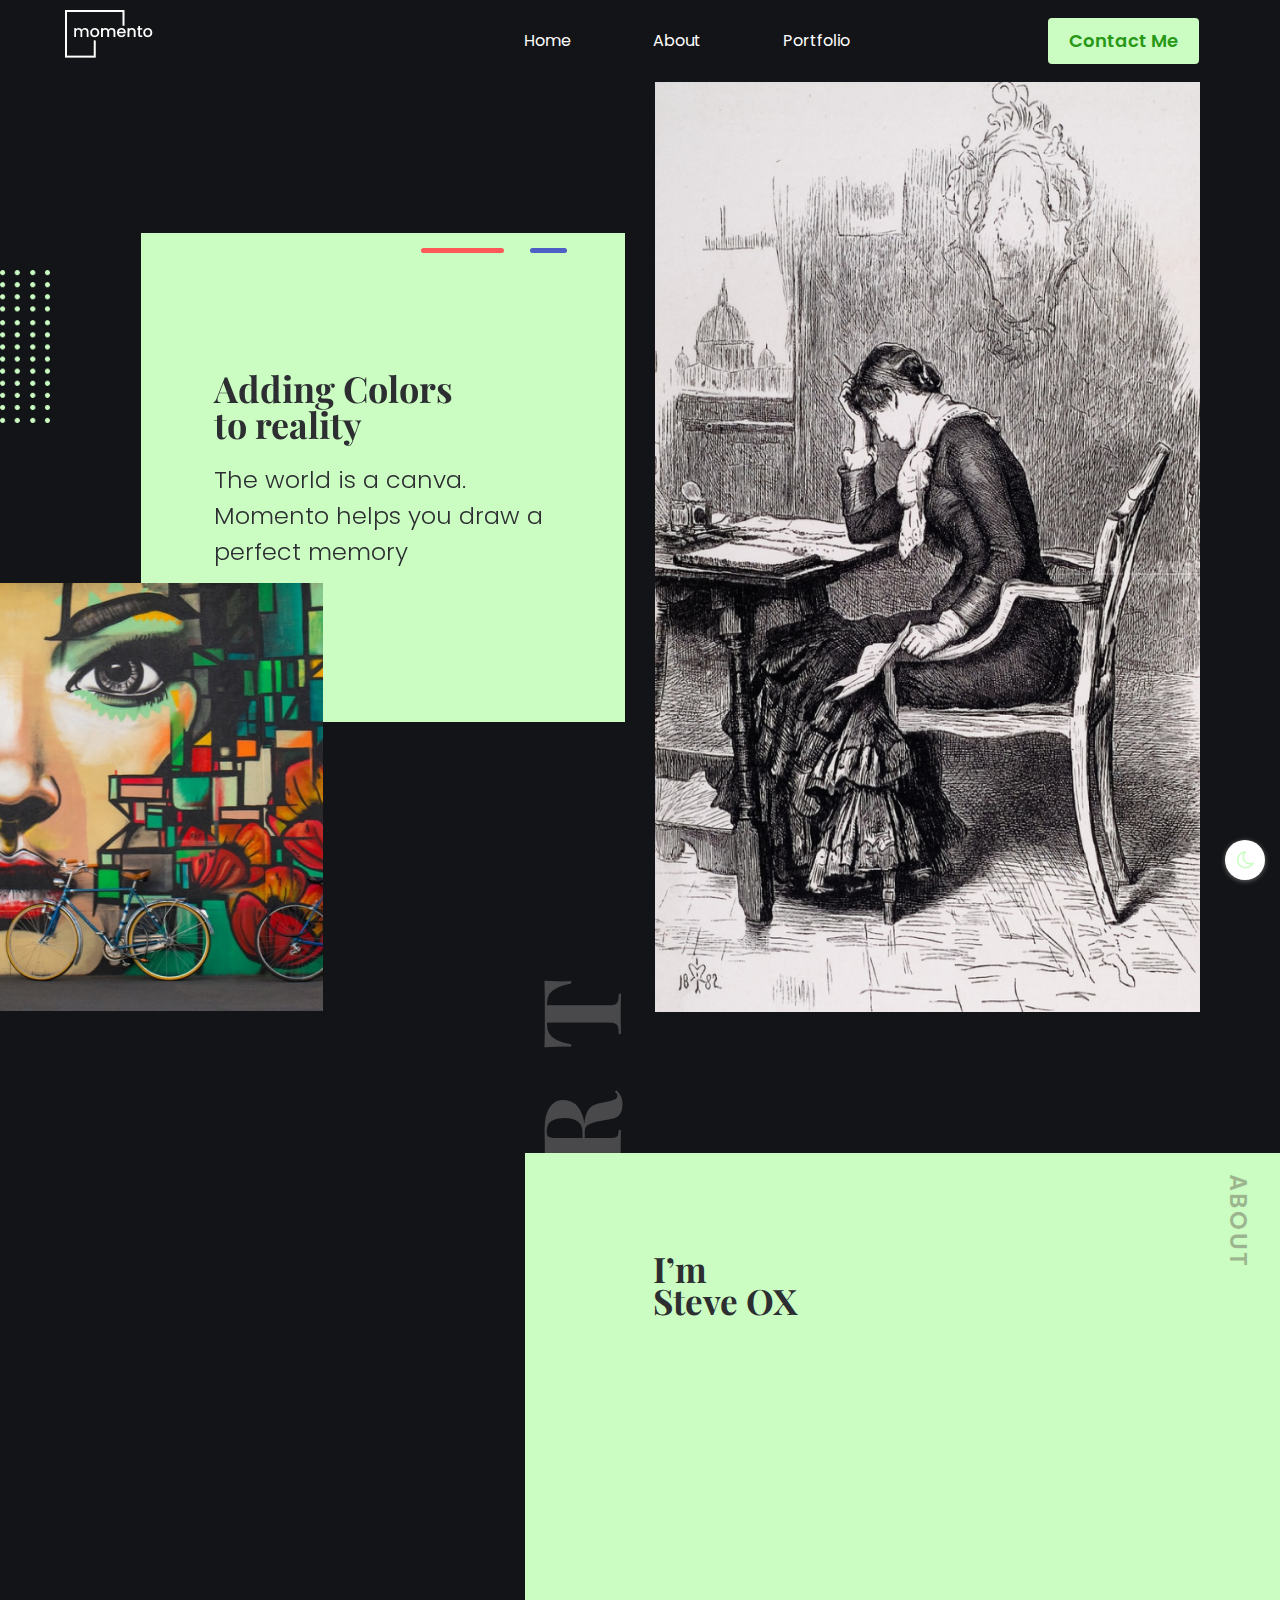
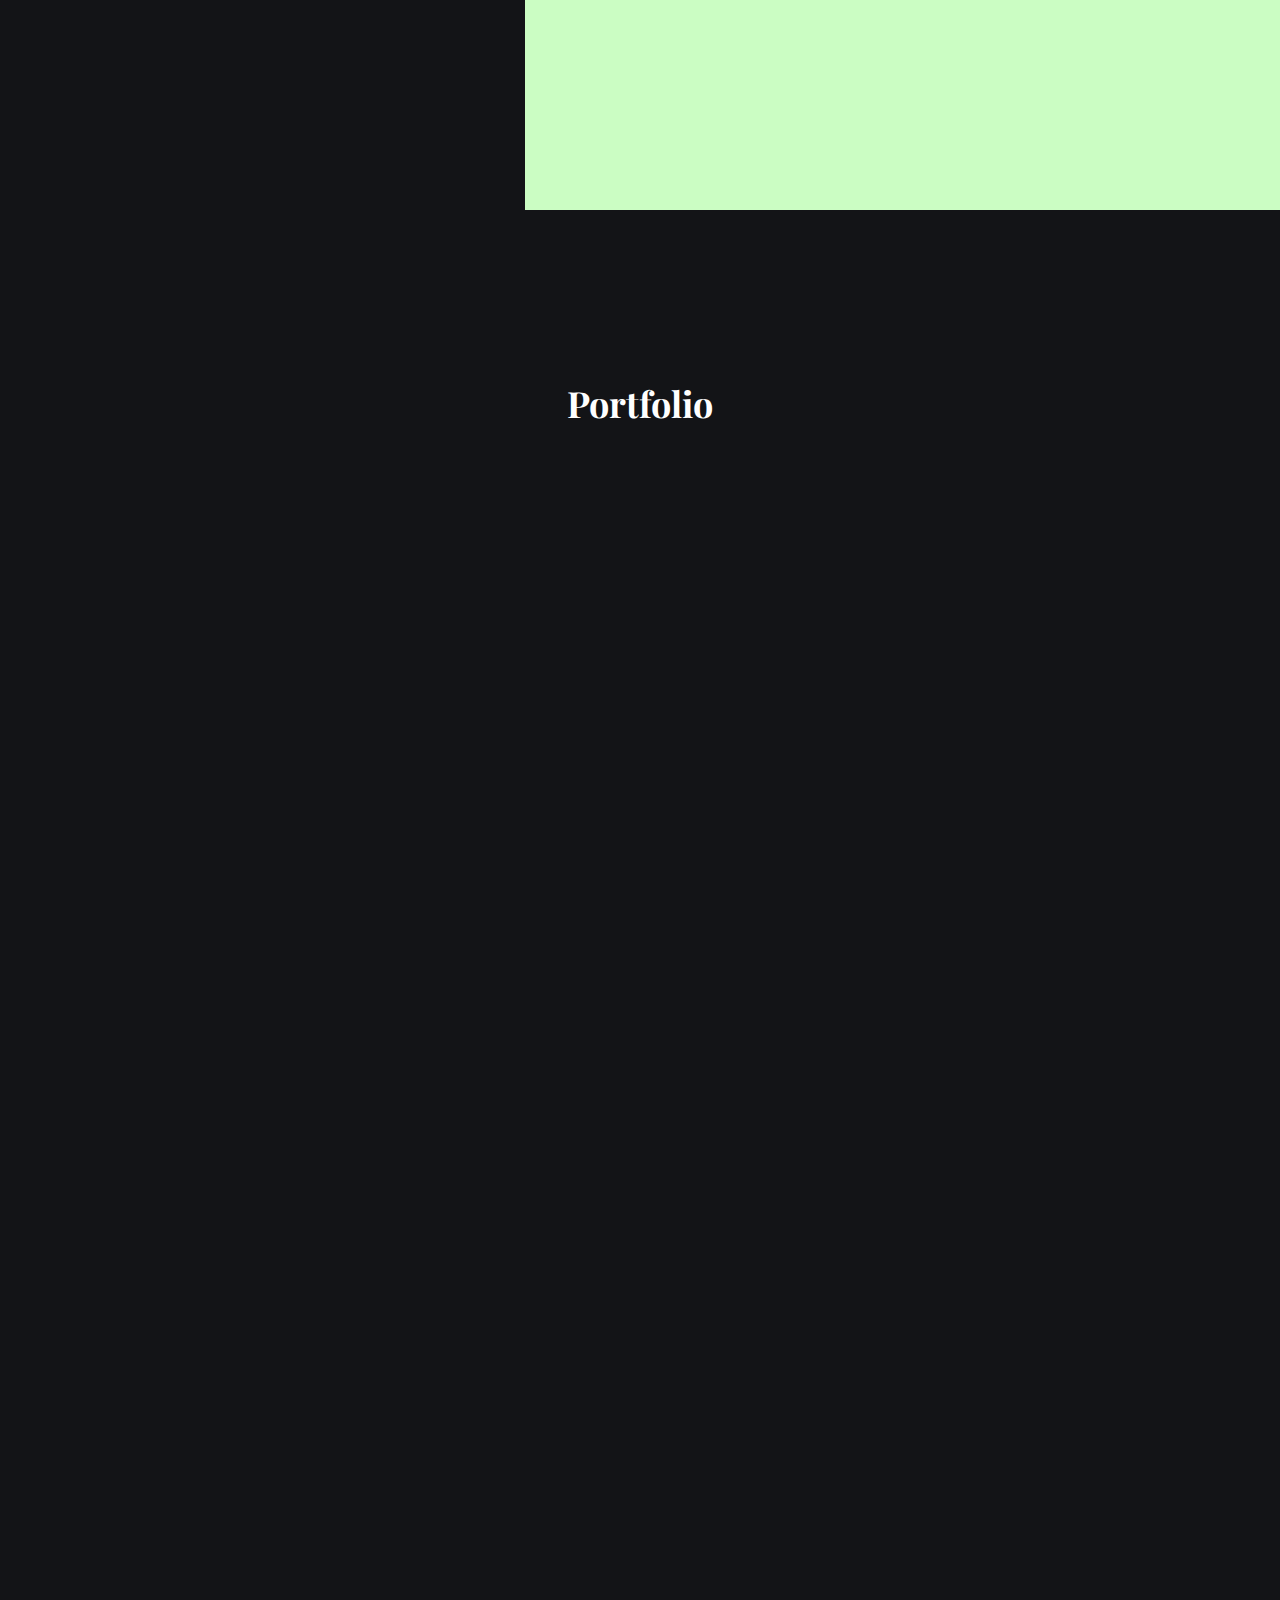
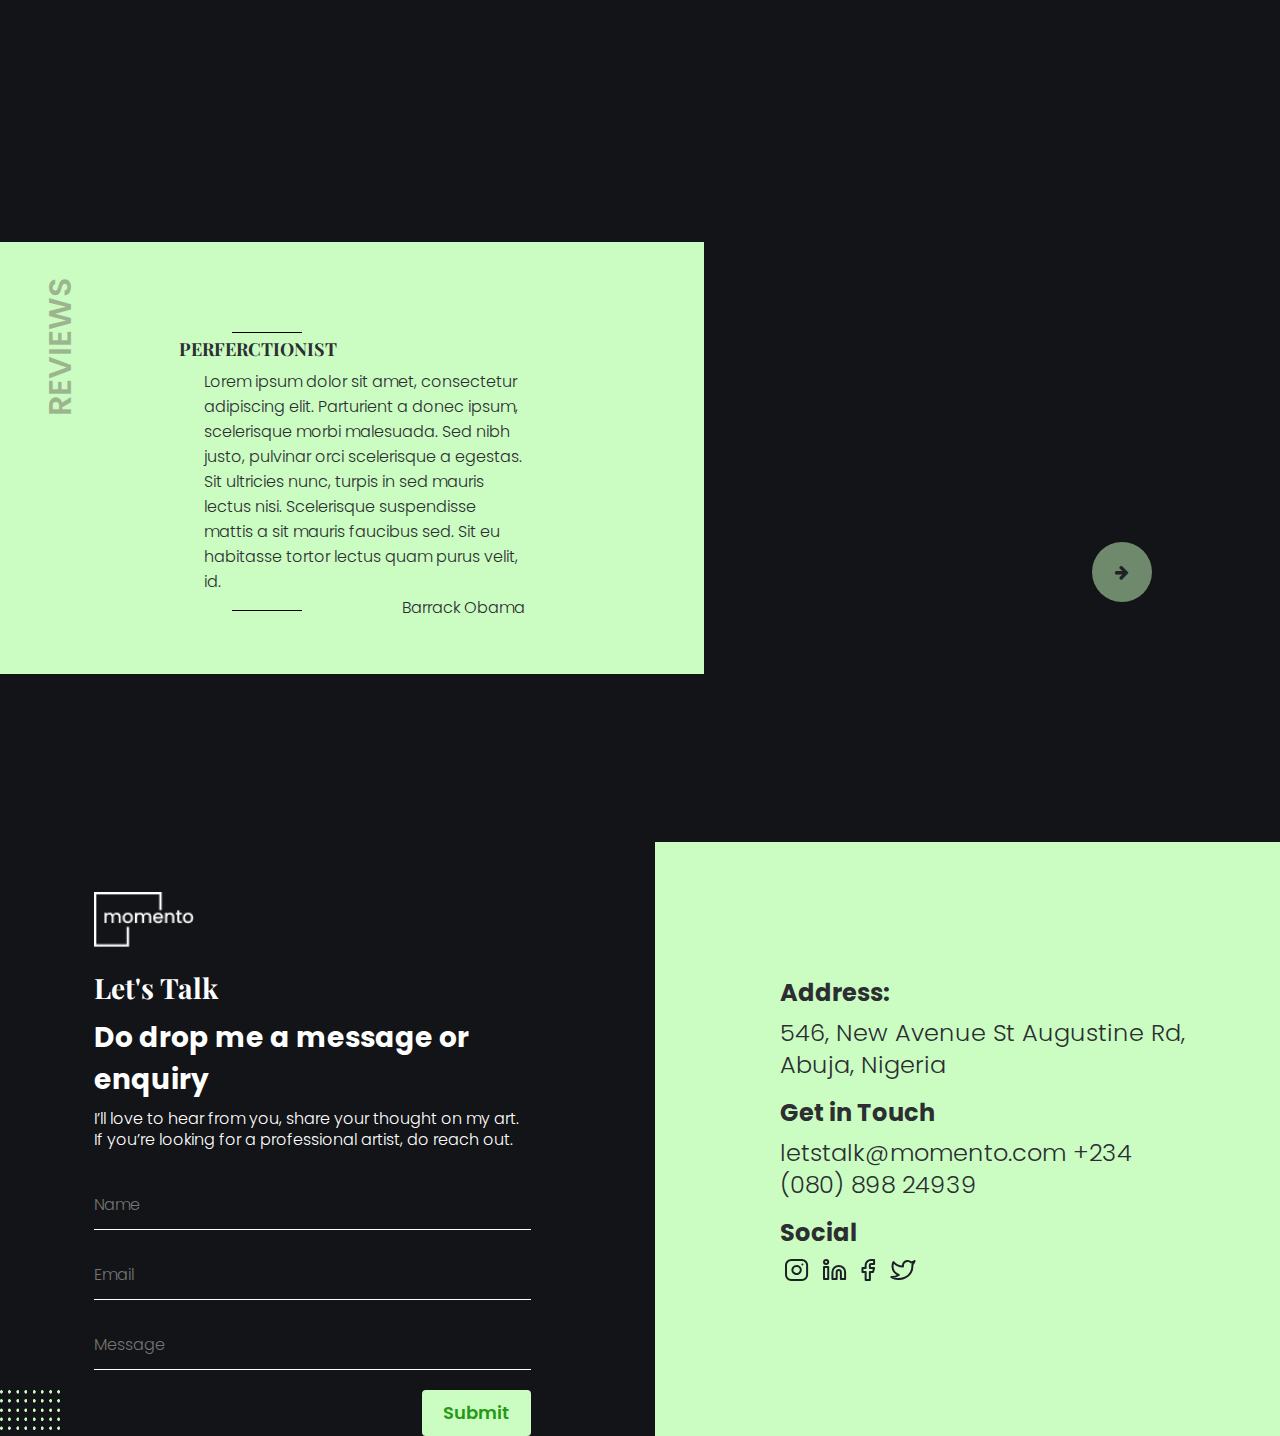
<file: index.html>
<!DOCTYPE html>
<html lang="en">
<head>
    <meta charset="UTF-8">
    <meta name="viewport" content="width=device-width, initial-scale=1.0">
    <meta
      name="description"
      content="Designer portfolio website"
    />
    <meta
      name="author name"
      content="Ezenwankwo Ugochukwu ( Devugo )"
    />
    <meta
      name="author website"
      content="profile.devugo.com"
    />
    <meta
      name="author github"
      content="github.com/devugo"
    />
    <title>Momento Artist Portfolio - Home</title>

    <link rel="stylesheet" href="css/bootstrap.min.css">
    <link href="css/aos.min.css" rel="stylesheet">
    <link href="css/animate.min.css" rel="stylesheet">
    <link rel="stylesheet" href="css/main.css">


    <link rel="stylesheet" href="css/magnific-popup.css">
    <link rel="stylesheet" href="https://cdnjs.cloudflare.com/ajax/libs/font-awesome/4.7.0/css/font-awesome.min.css">

</head>
<body>
    <div id="toggle-icon" class="toggle-icon rotate-season">
        <i class="fa fa-moon-o"></i>
    </div>
    <nav id="devugo-navbar">
        <div class="content">
            <a class="navbar-logo" href="#"><img class="logo" src="img/logo-light.png" /></a>

            <div class="navbar" id="navbar">
                <div class="circle" id="navbar-close">
                    <i class="fa fa-times"></i>
                </div>
                <ul class="navbar-menu">
                    <li class="nav-item"><a class="nav-link" href="#">Home</a></li>
                    <li class="nav-item"><a class="nav-link" href="#about">About</a></li>
                    <li class="nav-item"><a class="nav-link" href="#portfolio">Portfolio</a></li>
                </ul>
                <a href="#contact" class="btn devugo-btn">Contact Me</a>
            </div>

            <div class="hamburger" id="hamburger">
                <div class="hamburger-stick hamburger-stick__one"></div>
                <div class="hamburger-stick hamburger-stick__two"></div>
            </div>
        </div>
    </nav>
    <nav id="desktop-navbar" class="hide-mobile">
        <div class="content">
            <div class="navbar-logo__container">
                <a class="navbar-logo" href="#"><img class="logo" src="img/logo-light.png" /></a>
            </div>

            <div class="navbar" id="navbar">
                <ul class="navbar-menu">
                    <li class="nav-item"><a class="nav-link" href="#">Home</a></li>
                    <li class="nav-item"><a class="nav-link" href="#about">About</a></li>
                    <li class="nav-item"><a class="nav-link" href="#portfolio">Portfolio</a></li>
                </ul>
                <a href="#contact" class="btn devugo-btn">Contact Me</a>
            </div>
        </div>
    </nav>

    <section class="banner" id="banner">
        <div class="body">
            <div class="row">
                <div class="col-lg-6 col-md-6 order-last order-sm-12">
                    <div class="content first-content">
                        <div class="banner-card">
                            <div class="banner-card__content" data-aos="fade-right">
                                <h4 class="title">Adding Colors<br /> to reality</h4>
                                <p>The world is a canva. Momento helps you draw a perfect memory</p>
                            </div>
                            <div class="pill orange-pill"></div>
                            <div class="pill blue-pill"></div>
                        </div>
                        <img data-aos="fade-down" class="overlap hide-mobile" src="img/image2.png" />
                    </div>
                </div>
                <div class="col-lg-6 col-md-6 order-first order-sm-12">
                    <div class="content second-content">
                        <img data-aos="zoom-in" class="woman-image" src="img/image1.png">
                    </div>
                </div>
            </div>
            <img id="left-circles" class="left-circles" src="img/side-circles.png" />
        </div>
        <h2 class="title art-text">ART</h2>
    </section>

    <section class="about" id="about">
        <div class="body">
            <img data-aos="fade-right" src="img/image3.png" />
            <div class="main-content">
                <div class="title-content">
                    <h3 class="title">I’m <br /> Steve OX</h3>
                </div>
                <div class="content" data-aos="fade-down">
                    <p>
                        Lorem ipsum dolor sit amet, consectetur adipiscing elit. 
                        Non sed mauris pellentesque mauris, lacinia diam lectus. Non 
                        gravida feugiat tortor proin eleifend aliquet orci cras. Dapibus
                        ultricies sit tincidunt dolor. Ultrices ac proin lorem mattis 
                        ornare erat felis etiam. Odio cursus justo in amet duis.
                    </p>

                    <p>
                        Massa mattis nunc potenti gravida mauris duis sollicitudin elit. 
                        Dignissim urna diam venenatis sapien mattis nulla malesuada amet.
                        Facilisi risus adipiscing dolor tortor, mattis id proin. Urna, vel 
                        facilisi sed tortor id odio facilisis. Tempor augue urna ac elit imperdiet 
                        vitae mi semper magnis. Nisi, blandit a urna, at ut. Magna interdum nulla 
                        duis et. Cras risus amet, tellus consectetur. Vel bibendum quis pellentesque
                        diam aliquam dolor amet, eros. Et enim facilisis in vel scelerisque duis tempor, 
                        eleifend at. Ridiculus ornare viverra nunc, lectus risus, ultricies tortor
                    </p>
                </div>
                <h3 class="title-side">ABOUT</h3>
            </div>
        </div>
    </section>

    <section class="portfolio" id="portfolio">
        <div class="container text-center">
            <div class="body">
                <div class="section-title">
                    <h2 class="title">Portfolio</h2>
                </div>
                <div class="row">
                    <div class="col-lg-6 col-md-6">
                        <div class="content">
                            <a href="img/image4.png" class="with-caption image-link" title="Art One">
                                <img data-aos="zoom-in-up" src="img/image4.png" />
                            </a>
                            <a href="img/image6.png" class="with-caption image-link" title="Art Two">
                                <img data-aos="zoom-in-up" class="second-art" src="img/image6.png" />
                            </a>
                            <a href="img/image8.png" class="with-caption image-link" title="Art Three">
                                <img data-aos="zoom-in-up" src="img/image8.png" />
                            </a>
                        </div>
                    </div>
                    <div class="col-lg-6 col-md-6">
                        <div class="content">
                            <a href="img/image5.png" class="with-caption image-link" title="Art Four">
                                <img data-aos="zoom-in-up" src="img/image5.png" />
                            </a>
                            <a href="img/image7.png" class="with-caption image-link" title="Art Five">
                                <img data-aos="zoom-in-up" src="img/image7.png" />
                            </a>
                            <a href="img/image9.png" class="with-caption image-link" title="Art Six">
                                <img data-aos="zoom-in-up" src="img/image9.png" />
                            </a>
                        </div>
                    </div>
                </div>
            </div>
        </div>
    </section>

    <section class="reviews" id="reviews">
        <div class="body">
            <div class="content">

                <div id="demo" class="carousel slide" data-ride="carousel">
                    <div class="carousel-inner">
                        <div class="carousel-item active">
                            <div class="first">
                                <div class="line-one"></div>
                                <h3 class="title">PERFERCTIONIST</h3>
                                <p>
                                    <span>Lorem ipsum dolor sit amet, consectetur 
                                    adipiscing elit. Parturient a donec ipsum, 
                                    scelerisque morbi malesuada.</span> <span class="hide-mobile">Sed nibh justo, 
                                    pulvinar orci scelerisque a egestas. Sit ultricies nunc, 
                                    turpis in sed mauris lectus nisi. Scelerisque suspendisse 
                                    mattis a sit mauris faucibus sed. Sit eu habitasse tortor 
                                    lectus quam purus velit, id.</span>
                                </p>
                                <div class="line-two"></div>
                                <p class="quote">Barrack Obama</p>
                
                                <div class="second">
                                    <img data-aos="zoom-in" src="img/image10.png" />
                                </div>
                                <h2>REVIEWS</h2>
                            </div>
                        </div>
                        <div class="carousel-item">
                            <div class="first">
                                <div class="line-one"></div>
                                <h3 class="title">PERFERCTIONIST</h3>
                                <p>
                                    <span>Lorem ipsum dolor sit amet, consectetur 
                                    adipiscing elit. Parturient a donec ipsum, 
                                    scelerisque morbi malesuada.</span> <span class="hide-mobile">Sed nibh justo, 
                                    pulvinar orci scelerisque a egestas. Sit ultricies nunc, 
                                    turpis in sed mauris lectus nisi. Scelerisque suspendisse 
                                    mattis a sit mauris faucibus sed. Sit eu habitasse tortor 
                                    lectus quam purus velit, id.</span>
                                </p>
                                <div class="line-two"></div>
                                <p class="quote">Barrack Obama</p>
                
                                <div class="second">
                                    <img src="img/image10.png" />
                                </div>
                                <h2>REVIEWS</h2>
                            </div>  
                        </div>
                        <div class="carousel-item">
                            <div class="first">
                                <div class="line-one"></div>
                                <h3 class="title">PERFERCTIONIST</h3>
                                <p>
                                    <span>Lorem ipsum dolor sit amet, consectetur 
                                    adipiscing elit. Parturient a donec ipsum, 
                                    scelerisque morbi malesuada.</span> <span class="hide-mobile">Sed nibh justo, 
                                    pulvinar orci scelerisque a egestas. Sit ultricies nunc, 
                                    turpis in sed mauris lectus nisi. Scelerisque suspendisse 
                                    mattis a sit mauris faucibus sed. Sit eu habitasse tortor 
                                    lectus quam purus velit, id.</span>
                                </p>
                                <div class="line-two"></div>
                                <p class="quote">Barrack Obama</p>
                
                                <div class="second">
                                    <img src="img/image10.png" />
                                </div>
                                <h2>REVIEWS</h2>
                            </div> 
                        </div>
                    </div>
                    
                  
                </div>
            </div>
            <div class="next-button carousel-control-next" href="#demo" data-slide="next">
                <i class="fa fa-arrow-right"></i>
            </div>
        </div>
    </section>
   

    <section class="devugo-footer" id="contact">
        <div class="body">
            <div class="row">
                <div class="col-lg-6 col-md-6">
                    <div class="content first">
                        <img class="footer-logo hide-mobile" src="img/logo-light.png" />
                        <h4 class="title main-tit">Let's Talk</h4>
                        <h4 class="hide-mobile brief">Do drop me a message or enquiry</h4>
                        <p>
                           I’ll love to hear from you, share your thought on my art.
                           <span class="hide-mobile">If you’re looking for a professional artist, do reach out.</span>
                        </p>
                        <form action="/action_page.php">
                            <div>
                                <input placeholder="Name" type="text" id="name">
                            </div>
                            <div>
                                <input placeholder="Email" type="email" class="" id="email">
                            </div>
                            <div class="">
                                <input placeholder="Message" type="text" class="" id="message">
                            </div>
                            <button type="submit" class="btn devugo-btn">Submit</button>
                        </form>

                        <img id="footer-circles" class="footer-circles" src="img/footer-circles.png" />
                    </div>
                </div>
                <div class="col-lg-6 col-md-6">
                    <div class="content second">
                        <img class="footer-logo" src="img/logo-dark.png" />
                        <div class="address">
                            <h4>Address:</h4>
                            <p>546, New Avenue  St Augustine Rd,<br />
                                Abuja, Nigeria
                            </p>
                        </div>
                        <div class="get-in-touch">
                            <h4>Get in Touch</h4>
                            <p>letstalk@momento.com +234 (080) 898 24939 
                            </p>
                        </div>
                        <div class="social">
                            <h4>Social</h4>
                            <img src="img/instagram-icon.svg">
                            <img src="img/linkedin-icon.svg">
                            <img src="img/facebook-icon.svg">
                            <img src="img/twitter-icon.svg">
                        </div>
                    </div>
                </div>
            </div>
        </div>
    </section>
    <script src="js/jquery.min.js"></script>
    <script src="js/popper.min.js"></script>
    <script src="js/bootstrap.min.js"></script>

    
    <script src="js/aos.min.js"></script>
    <script src="js/magnific-popup.min.js"></script>

    <script src="js/custom.js"></script>
    <script src="js/popup.js"></script>
</body>
</html>
</file>
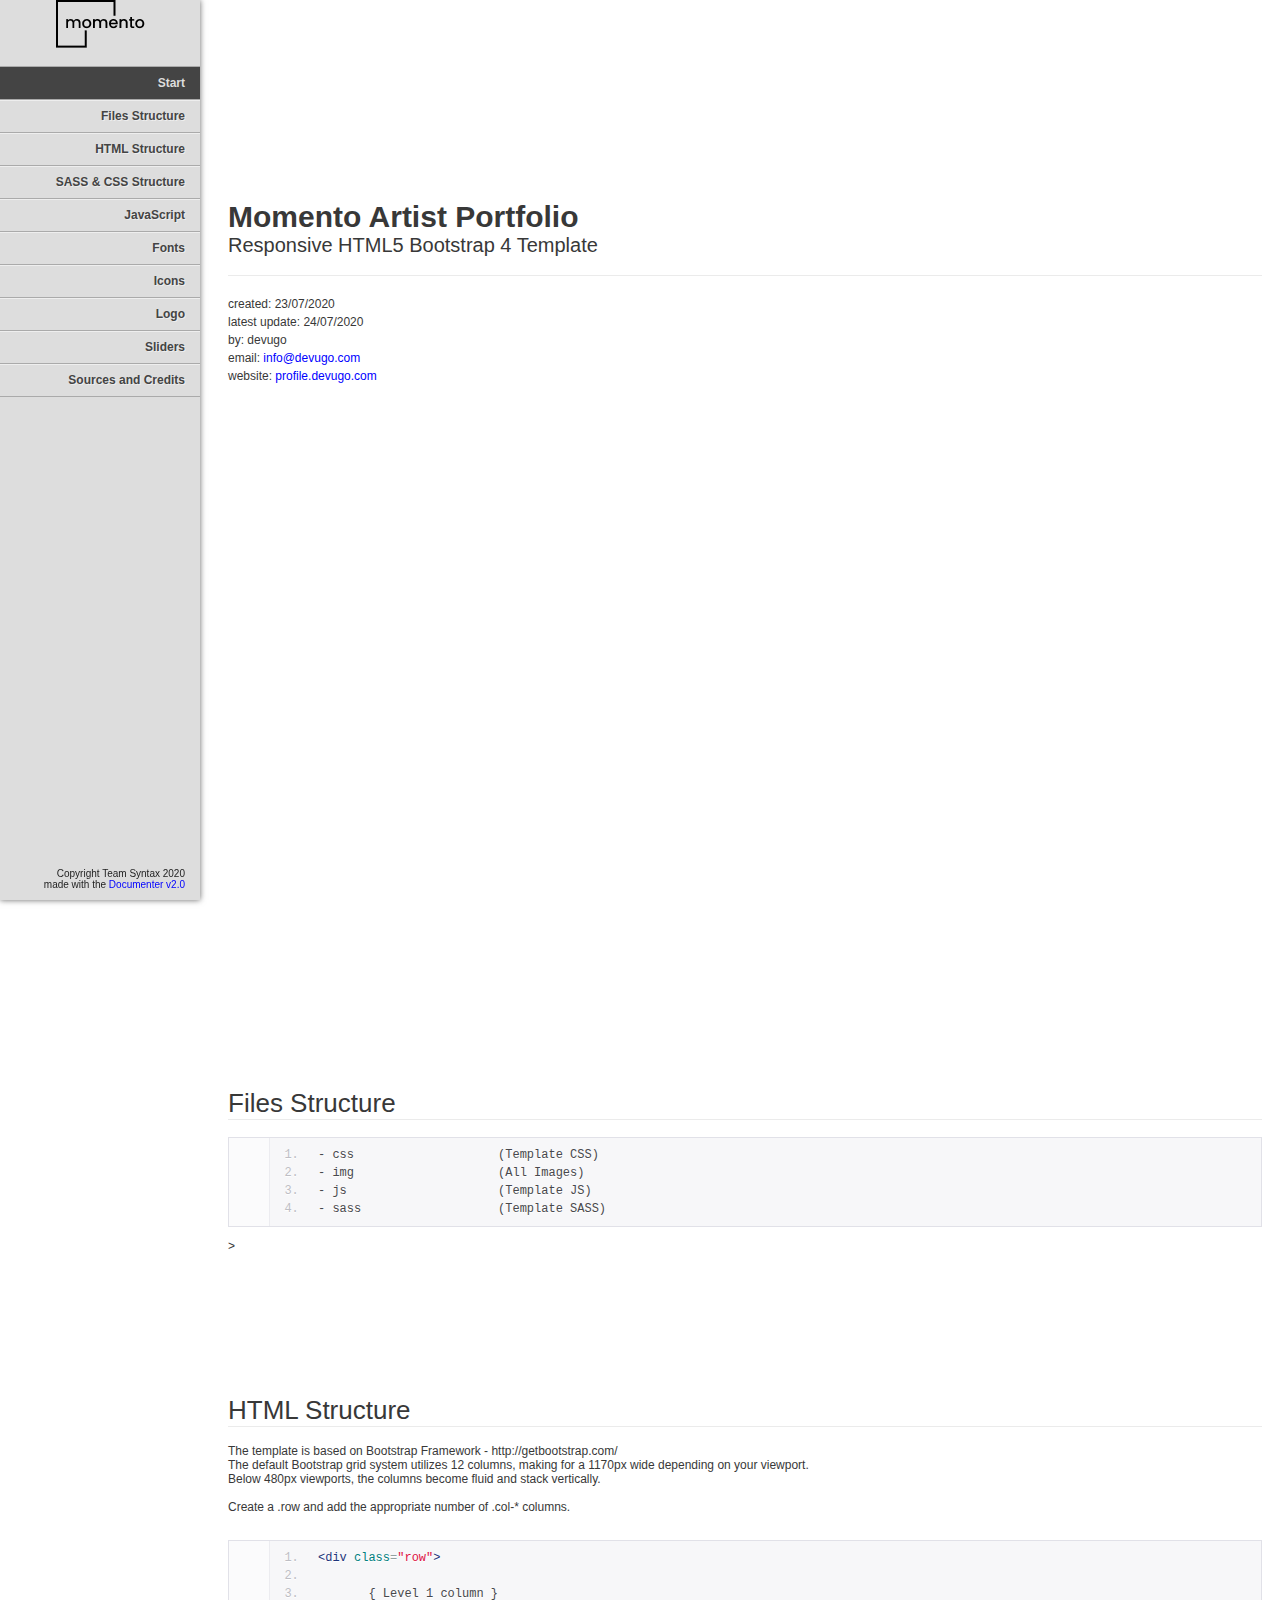
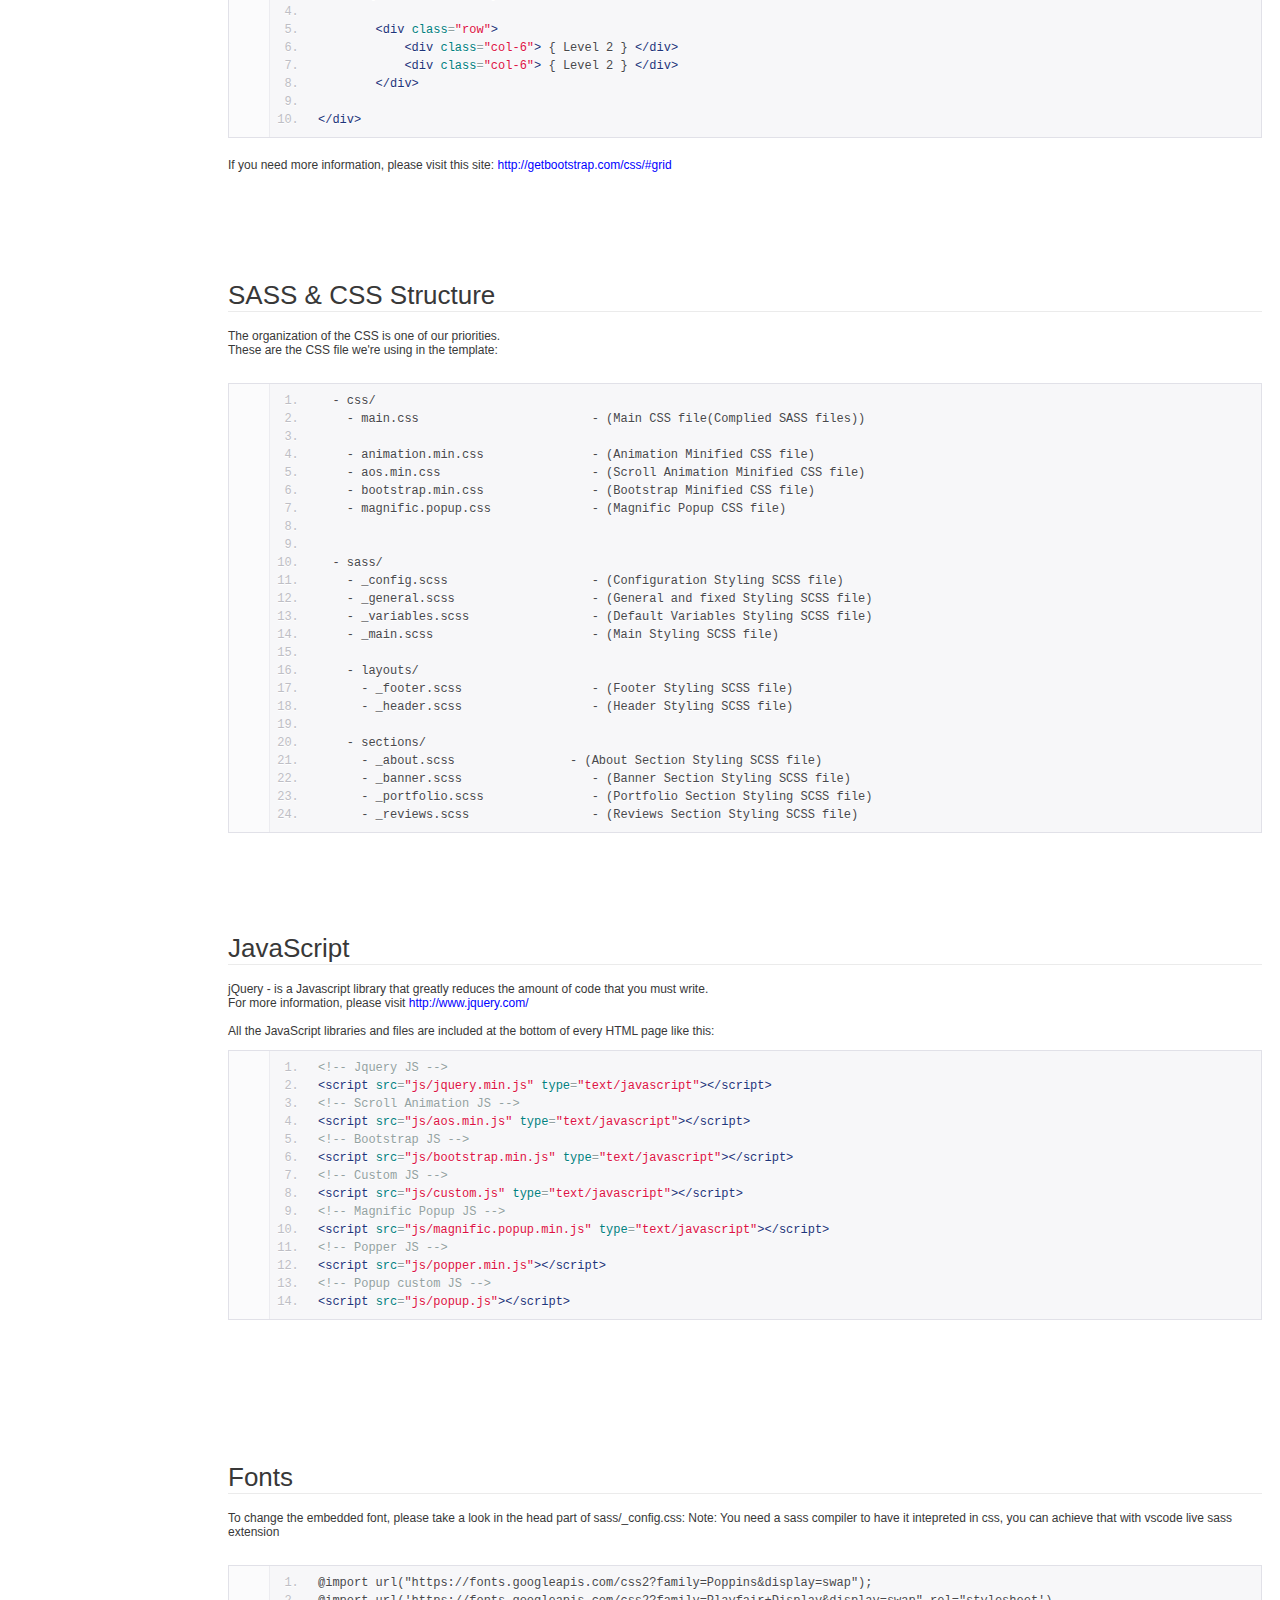
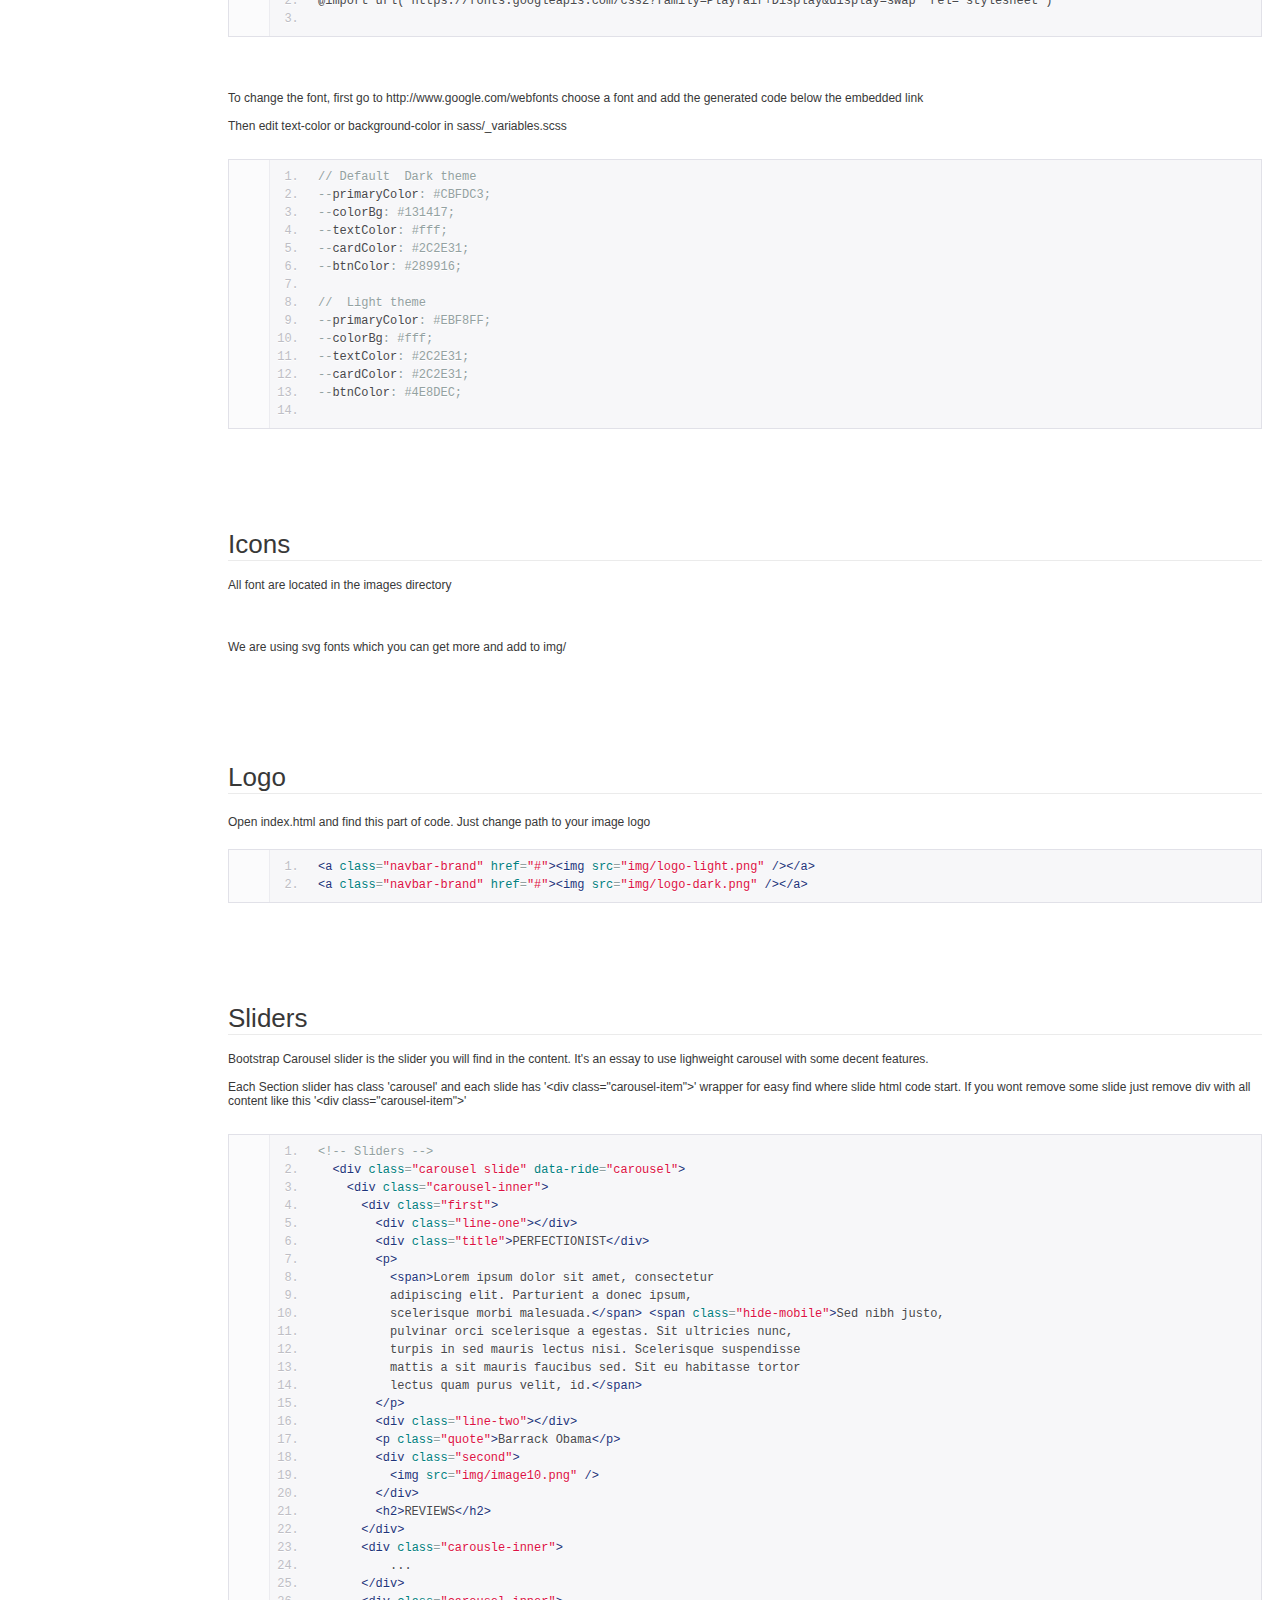
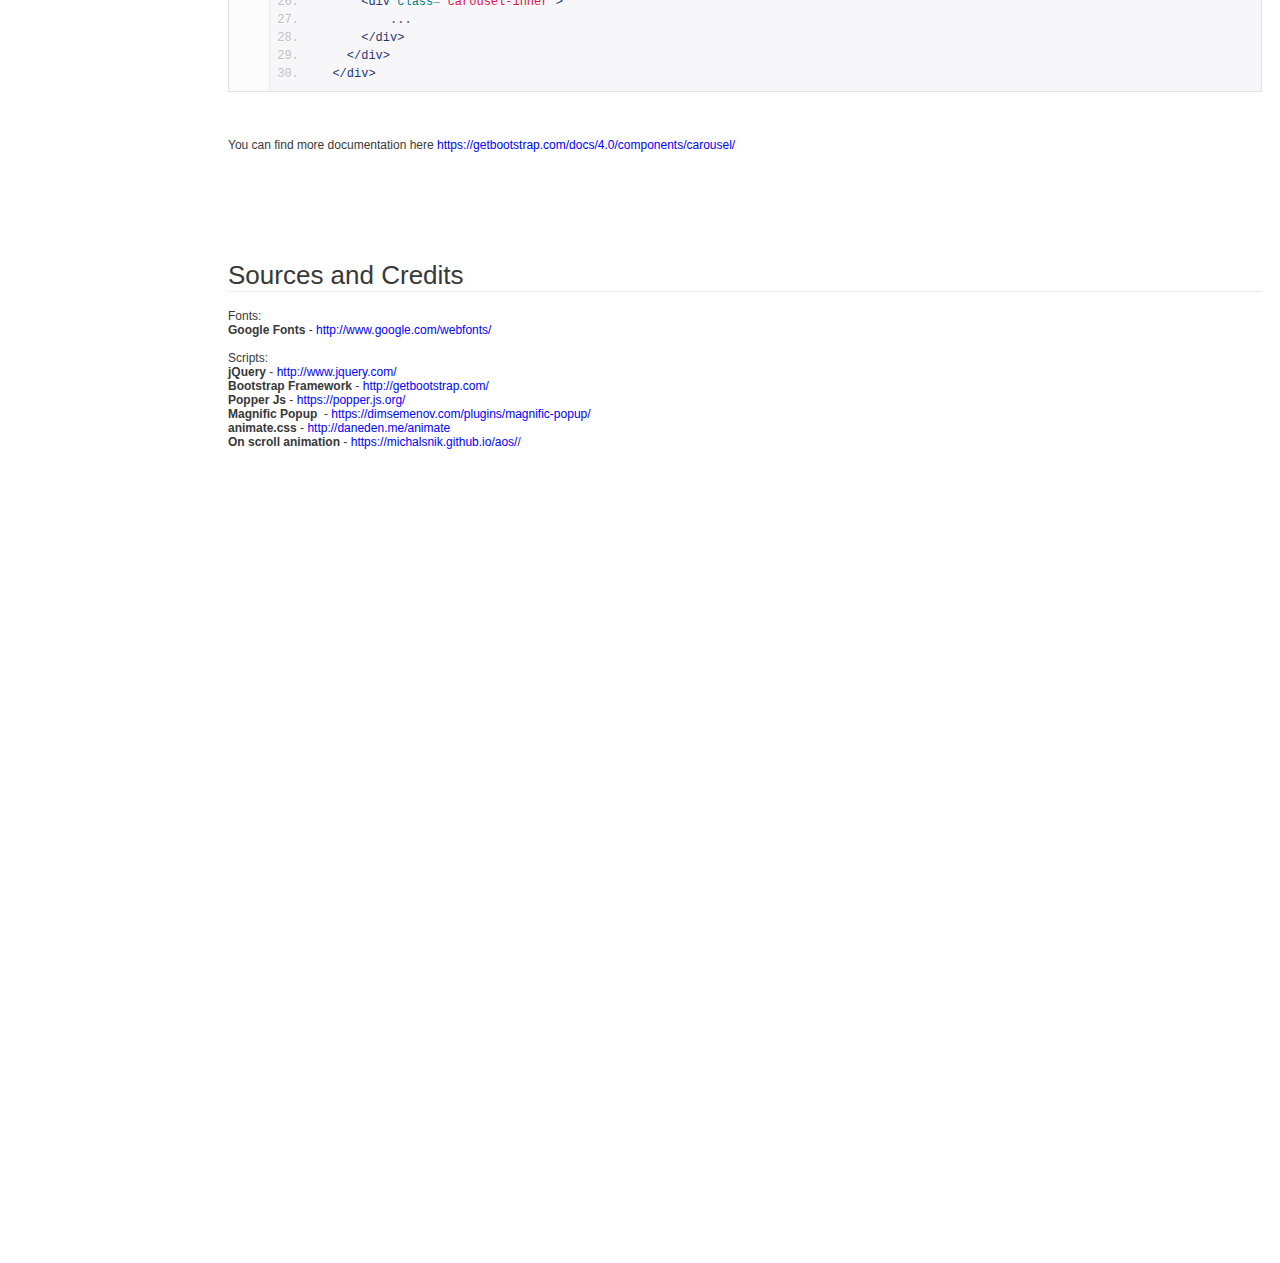
<file: documentation/index.html>
<!DOCTYPE html>
<!--[if IE 6]><html lang="en-us" class="ie6"> <![endif]-->
<!--[if IE 7]><html lang="en-us" class="ie7"> <![endif]-->
<!--[if IE 8]><html lang="en-us" class="ie8"> <![endif]-->
<!--[if (gt IE 7)|!(IE)]><!-->
<html lang="en-us">
  <!--<![endif]-->
  <head>
    <meta charset="utf-8" />

    <title>Momento Artist Portfolio - Documentation</title>

    <meta name="description" content="" />
    <meta name="author" content="Team Syntax" />
    <meta name="copyright" content="Team Syntax" />
    <meta name="generator" content="Documenter v2.0 http://rxa.li/documenter" />
    <meta name="date" content="2020-07-04T00:00:00+02:00" />

    <link rel="stylesheet" href="assets/css/documenter_style.css" media="all" />
    <link
      rel="stylesheet"
      href="assets/js/google-code-prettify/prettify.css"
      media="screen"
    />
    <script src="assets/js/google-code-prettify/prettify.js"></script>

    <script src="assets/js/jquery.js"></script>

    <script src="assets/js/jquery.scrollTo.js"></script>
    <script src="assets/js/jquery.easing.js"></script>

    <script>
      document.createElement('section')
      var duration = '500',
        easing = 'swing'
    </script>
    <script src="assets/js/script.js"></script>

    <style>
      html {
        background-color: #ffffff;
        color: #383838;
      }
      ::-moz-selection {
        background: #444444;
        color: #dddddd;
      }
      ::selection {
        background: #444444;
        color: #dddddd;
      }
      #documenter_sidebar #documenter_logo {
        background-image: url(assets/images/logo.png);
      }
      a {
        color: #0000ff;
      }
      .btn {
        border-radius: 3px;
      }
      .btn-primary {
        background-image: -moz-linear-gradient(top, #0088cc, #0044cc);
        background-image: -ms-linear-gradient(top, #0088cc, #0044cc);
        background-image: -webkit-gradient(
          linear,
          0 0,
          0 0088cc%,
          from(#dddddd),
          to(#0044cc)
        );
        background-image: -webkit-linear-gradient(top, #0088cc, #0044cc);
        background-image: -o-linear-gradient(top, #0088cc, #0044cc);
        background-image: linear-gradient(top, #0088cc, #0044cc);
        filter: progid:DXImageTransform.Microsoft.gradient(startColorstr='#0088CC', endColorstr='#0044CC', GradientType=0);
        border-color: #0044cc #0044cc #bfbfbf;
        color: #ffffff;
      }
      .btn-primary:hover,
      .btn-primary:active,
      .btn-primary.active,
      .btn-primary.disabled,
      .btn-primary[disabled] {
        border-color: #0088cc #0088cc #bfbfbf;
        background-color: #0044cc;
      }
      hr {
        border-top: 1px solid #ebebeb;
        border-bottom: 1px solid #ffffff;
      }
      #documenter_sidebar,
      #documenter_sidebar ul a {
        background-color: #dddddd;
        color: #222222;
      }
      #documenter_sidebar ul a {
        -webkit-text-shadow: 1px 1px 0px #eeeeee;
        -moz-text-shadow: 1px 1px 0px #eeeeee;
        text-shadow: 1px 1px 0px #eeeeee;
      }
      #documenter_sidebar ul {
        border-top: 1px solid #aaaaaa;
      }
      #documenter_sidebar ul a {
        border-top: 1px solid #eeeeee;
        border-bottom: 1px solid #aaaaaa;
        color: #444444;
      }
      #documenter_sidebar ul a:hover {
        background: #444444;
        color: #dddddd;
        border-top: 1px solid #444444;
      }
      #documenter_sidebar ul a.current {
        background: #444444;
        color: #dddddd;
        border-top: 1px solid #444444;
      }
      #documenter_copyright {
        display: block !important;
        visibility: visible !important;
      }
    </style>
  </head>
  <body class="documenter-project-go">
    <div id="documenter_sidebar">
      <!-- <a href="#documenter_cover" id="documenter_logo"></a> -->
      <div class="text-center" style="width: 100%; display: flex; justify-content: center;">
        <img src="../img/logo-dark.png" />
      </div>
      
      <ul id="documenter_nav">
        <li><a class="current" href="#documenter_cover">Start</a></li>

        <li>
          <a href="#files_structure" title="Files Structure">Files Structure</a>
        </li>
        <li>
          <a href="#html_structure" title="HTML Structure">HTML Structure</a>
        </li>
        <li>
          <a href="#css_structure" title="CSS Structure">SASS & CSS Structure</a>
        </li>
        <li><a href="#javascript" title="JavaScript">JavaScript</a></li>
        <li><a href="#fonts" title="Fonts">Fonts</a></li>
        <li><a href="#icons" title="Icons">Icons</a></li>
        <li><a href="#logo" title="Logo">Logo</a></li>
        <li><a href="#sliders" title="Sliders">Sliders</a></li>
        <li>
          <a href="#sources_and_credits" title="Sources and Credits"
            >Sources and Credits</a
          >
        </li>
      </ul>
      <div id="documenter_copyright">
        Copyright Team Syntax 2020<br />
        made with the <a href="http://rxa.li/documenter">Documenter v2.0</a>
      </div>
    </div>
    <div id="documenter_content">
      <section id="documenter_cover">
        <h1>Momento Artist Portfolio</h1>
        <h2>Responsive HTML5 Bootstrap 4 Template</h2>
        <div id="documenter_buttons"></div>
        <hr />
        <ul>
          <li>created: 23/07/2020</li>
          <li>latest update: 24/07/2020</li>
          <li>by: devugo</li>

          <li>
            email:
            <a
              href="mailto:info@devugo.com">info@devugo.com</a
            >
          </li>
          <li>
            website:
            <a
              href="http://profile.devugo.com" target="_blank">profile.devugo.com</a
            >
          </li>
        </ul>
        <p></p>
      </section>

      <section id="files_structure">
        <div class="page-header">
          <h3>Files Structure</h3>
          <hr class="notop" />
        </div>
        <pre class="prettyprint lang-html linenums">
- css                    (Template CSS)
- img                    (All Images)
- js                     (Template JS)
- sass                   (Template SASS)</pre>
        >
        <p>
          &nbsp;
        </p>
      </section>
      <section id="html_structure">
        <div class="page-header">
          <h3>HTML Structure</h3>
          <hr class="notop" />
        </div>
        <div>
          The template is based on Bootstrap Framework -
          http://getbootstrap.com/
        </div>
        <div>
          The default Bootstrap grid system utilizes 12 columns, making for a
          1170px wide depending on your viewport.
        </div>
        <div>
          Below 480px viewports, the columns become fluid and stack vertically.
        </div>
        <div>
          &nbsp;
        </div>
        <div>
          Create a .row and add the appropriate number of .col-* columns.
        </div>
        <div>
          &nbsp;
        </div>
        <div>
          <pre class="prettyprint lang-html linenums">
&lt;div class=&quot;row&quot;&gt;
        
       { Level 1 column }

        &lt;div class=&quot;row&quot;&gt;
            &lt;div class=&quot;col-6&quot;&gt; { Level 2 } &lt;/div&gt;
            &lt;div class=&quot;col-6&quot;&gt; { Level 2 } &lt;/div&gt;
        &lt;/div&gt;

&lt;/div&gt;</pre
          >
        </div>
        <p>
          If you need more information, please visit this site:
          <a href="http://getbootstrap.com/css/#grid" target="_blank"
            >http://getbootstrap.com/css/#grid</a
          >
        </p>
      </section>
      <section id="css_structure">
        <div class="page-header">
          <h3>SASS & CSS Structure</h3>
          <hr class="notop" />
        </div>
        <div>
          The organization of the CSS is one of our priorities.
        </div>
        <div>
          These are the CSS file we&#39;re using in the template:
        </div>
        <div>
          &nbsp;
        </div>
        <pre class="prettyprint lang-html linenums">
  - css/
    - main.css                        - (Main CSS file(Complied SASS files)) 

    - animation.min.css               - (Animation Minified CSS file) 
    - aos.min.css                     - (Scroll Animation Minified CSS file) 
    - bootstrap.min.css               - (Bootstrap Minified CSS file) 
    - magnific.popup.css              - (Magnific Popup CSS file) 

  
  - sass/
    - _config.scss                    - (Configuration Styling SCSS file)
    - _general.scss                   - (General and fixed Styling SCSS file)
    - _variables.scss                 - (Default Variables Styling SCSS file)
    - _main.scss                      - (Main Styling SCSS file)

    - layouts/
      - _footer.scss                  - (Footer Styling SCSS file)
      - _header.scss                  - (Header Styling SCSS file)

    - sections/
      - _about.scss                - (About Section Styling SCSS file)
      - _banner.scss                  - (Banner Section Styling SCSS file)
      - _portfolio.scss               - (Portfolio Section Styling SCSS file)
      - _reviews.scss                 - (Reviews Section Styling SCSS file)
</pre
        >
      </section>
      <section id="javascript">
        <div class="page-header">
          <h3>JavaScript</h3>
          <hr class="notop" />
        </div>
        <div>
          jQuery - is a Javascript library that greatly reduces the amount of
          code that you must write.
        </div>
        <div>
          For more information, please visit
          <a href="http://www.jquery.com" target="_blank"
            >http://www.jquery.com/</a
          >
        </div>
        <div>
          &nbsp;
        </div>
        <div>
          All the JavaScript libraries and files are included at the bottom of
          every HTML page like this:
        </div>
        <div>
          <pre class="prettyprint lang-html linenums">
&lt;!-- Jquery JS --&gt;
&lt;script src=&quot;js/jquery.min.js&quot; type=&quot;text/javascript&quot;&gt;&lt;/script&gt;    
&lt;!-- Scroll Animation JS --&gt;
&lt;script src=&quot;js/aos.min.js&quot; type=&quot;text/javascript&quot;&gt;&lt;/script&gt;        
&lt;!-- Bootstrap JS --&gt;
&lt;script src=&quot;js/bootstrap.min.js&quot; type=&quot;text/javascript&quot;&gt;&lt;/script&gt; 
&lt;!-- Custom JS --&gt;
&lt;script src=&quot;js/custom.js&quot; type=&quot;text/javascript&quot;&gt;&lt;/script&gt;       
&lt;!-- Magnific Popup JS --&gt;
&lt;script src=&quot;js/magnific.popup.min.js&quot; type=&quot;text/javascript&quot;&gt;&lt;/script&gt;   
&lt;!-- Popper JS --&gt;
&lt;script src=&quot;js/popper.min.js&quot;&gt;&lt;/script&gt;
&lt;!-- Popup custom JS --&gt;
&lt;script src=&quot;js/popup.js&quot;&gt;&lt;/script&gt;
</pre
          >
        </div>
        <p>&nbsp;</p>
      </section>
      <section id="fonts">
        <div class="page-header">
          <h3>Fonts</h3>
          <hr class="notop" />
        </div>
        <div>
          To change the embedded font, please take a look in the head part of
          sass/_config.css:
          Note: You need a sass compiler to have it intepreted in css, you can achieve that with vscode live sass extension
        </div>
        <div>
          &nbsp;
        </div>
        <div>
          <pre class="prettyprint lang-html linenums">
@import url("https://fonts.googleapis.com/css2?family=Poppins&display=swap");
@import url('https://fonts.googleapis.com/css2?family=Playfair+Display&display=swap" rel="stylesheet')
            </pre
          >
        </div>
        <p>&nbsp;</p>
        <div>
          <div>
            To change the font, first go to http://www.google.com/webfonts
            choose a font and add the generated code below the embedded link
          </div>
          <div>
            &nbsp;
          </div>
          <div>
            Then edit text-color or background-color  in sass/_variables.scss
          </div>
          <div>
            &nbsp;
          </div>
          <div>
            <pre class="prettyprint lang-css linenums">
// Default  Dark theme
--primaryColor: #CBFDC3;
--colorBg: #131417;
--textColor: #fff;
--cardColor: #2C2E31;
--btnColor: #289916;

//  Light theme
--primaryColor: #EBF8FF;
--colorBg: #fff;
--textColor: #2C2E31;
--cardColor: #2C2E31;
--btnColor: #4E8DEC;

</pre
            >
          </div>
        </div>
      </section>
      <section id="icons">
        <div class="page-header">
          <h3>Icons</h3>
          <hr class="notop" />
        </div>
        <div>
          All font are located in the images directory
        </div>
        <div>
          &nbsp;
        </div>

        <div>
          &nbsp;
        </div>
        <div>
          <p>
            We are using svg fonts which you can get more and add to
            img/
          </p>
        </div>
      </section>
      <section id="logo">
        <div class="page-header">
          <h3>Logo</h3>
          <hr class="notop" />
        </div>
        <p>
          Open index.html and find this part of code. Just change path to your
          image logo
        </p>
        <pre class="prettyprint lang-html linenums">
&lt;a class=&quot;navbar-brand&quot; href=&quot;#&quot;&gt;&lt;img src=&quot;img/logo-light.png&quot; /&gt;&lt;/a&gt;
&lt;a class=&quot;navbar-brand&quot; href=&quot;#&quot;&gt;&lt;img src=&quot;img/logo-dark.png&quot; /&gt;&lt;/a&gt;
</pre>
      </section>
      <section id="sliders">
        <div class="page-header">
          <h3>Sliders</h3>
          <hr class="notop" />
        </div>
        <div>
          Bootstrap Carousel slider is the slider you will find in the content. It's an essay
          to use lighweight carousel with some decent features.
        </div>
        <div>
          &nbsp;
        </div>
        <div>
          <div>
            <div>
              Each Section slider has class &#39;carousel&#39; and each slide
              has &#39;&lt;div class=&quot;carousel-item&quot;&gt;&#39; wrapper
              for easy find where slide html code start. If you wont remove some
              slide just remove div with all content like this &#39;&lt;div
              class=&quot;carousel-item&quot;&gt;&#39;
            </div>
            <div>
              &nbsp;
            </div>
          </div>
          <pre class="prettyprint lang-html linenums">
&lt;!-- Sliders --&gt;
  &lt;div class="carousel slide" data-ride="carousel"&gt;
    &lt;div class="carousel-inner"&gt;
      &lt;div class="first"&gt;
        &lt;div class="line-one"&gt;&lt;/div>
        &lt;div class="title"&gt;PERFECTIONIST&lt;/div>
        &lt;p&gt;
          &lt;span&gt;Lorem ipsum dolor sit amet, consectetur 
          adipiscing elit. Parturient a donec ipsum, 
          scelerisque morbi malesuada.&lt;/span&gt; &lt;span class="hide-mobile"&gt;Sed nibh justo, 
          pulvinar orci scelerisque a egestas. Sit ultricies nunc, 
          turpis in sed mauris lectus nisi. Scelerisque suspendisse 
          mattis a sit mauris faucibus sed. Sit eu habitasse tortor 
          lectus quam purus velit, id.&lt;/span&gt;
        &lt;/p&gt;
        &lt;div class="line-two"&gt;&lt;/div&gt;
        &lt;p class="quote"&gt;Barrack Obama&lt;/p&gt;
        &lt;div class="second"&gt;
          &lt;img src="img/image10.png" />
        &lt;/div&gt;
        &lt;h2&gt;REVIEWS&lt;/h2&gt;
      &lt;/div&gt;
      &lt;div class="carousle-inner"&gt;
          ...
      &lt;/div&gt;
      &lt;div class="carousel-inner"&gt;
          ...
      &lt;/div&gt;
    &lt;/div&gt;
  &lt;/div&gt;</pre
          >
          <div>
            &nbsp;
          </div>
        </div>
        <p>
          You can find more documentation here&nbsp;<a
            href="https://owlcarousel2.github.io/OwlCarousel2/index.html"
            target="_blank"
            >https://getbootstrap.com/docs/4.0/components/carousel/</a
          >
        </p>
      </section>
      <section id="sources_and_credits">
        <div class="page-header">
          <h3>Sources and Credits</h3>
          <hr class="notop" />
        </div>
        <div>
          Fonts:
        </div>
        <div>
          <strong>Google Fonts</strong> -
          <a href="http://www.google.com/webfonts/"
            >http://www.google.com/webfonts/</a
          >
        </div>
        <div></div>
        <div>
          &nbsp;
        </div>
        <div>
          Scripts:
        </div>
        <div>
          <strong>jQuery</strong> -
          <a href="http://www.jquery.com/">http://www.jquery.com/</a>
        </div>
        <div>
          <strong>Bootstrap Framework</strong> -
          <a href="http://getbootstrap.com/" target="_blank"
            >http://getbootstrap.com/</a
          >
        </div>
        <div>
          <strong>Popper Js</strong> -&nbsp;<a href="https://popper.js.org/"
            >https://popper.js.org/</a
          >
        </div>

        <div>
          <strong>Magnific Popup</strong>&nbsp; -
          <a href="https://dimsemenov.com/plugins/magnific-popup/" target="_blank"
            >https://dimsemenov.com/plugins/magnific-popup/</a
          >
        </div>
        <div>
          <strong>animate.css</strong> -&nbsp;<a
            href="http://daneden.me/animate"
            >http://daneden.me/animate</a
          >
        </div>
        <div>
          <strong>On scroll animation</strong> -&nbsp;<a
            href="http://mynameismatthieu.com/WOW/"
            >https://michalsnik.github.io/aos/</a
          >/
        </div>
        <div>
          &nbsp;
        </div>
      </section>
    </div>
  </body>
</html>
</file>
<file: css/main.css>
@import url("https://fonts.googleapis.com/css2?family=Poppins&display=swap");
@import url('https://fonts.googleapis.com/css2?family=Playfair+Display&display=swap" rel="stylesheet');
html {
  --primaryColor: #CBFDC3;
  --colorBg: #131417;
  --textColor: #fff;
  --cardColor: #2C2E31;
  --btnColor: #289916;
  --toggleIconBg: #fff;
  --artTextColor: rgba(228, 228, 228, 0.26);
}

html[data-theme='light'] {
  --primaryColor: #EBF8FF;
  --colorBg: #fff;
  --textColor: #2C2E31;
  --cardColor: #2C2E31;
  --btnColor: #4E8DEC;
  --toggleIconBg: #131417;
  --artTextColor: rgba(59, 59, 59, 0.26);
}

body {
  background: var(--colorBg);
}

html {
  scroll-behavior: smooth;
}

* {
  -webkit-box-sizing: border-box;
          box-sizing: border-box;
  margin: 0;
  padding: 0;
  font-family: 'Poppins', sans-serif;
}

.title {
  font-family: 'Playfair Display', serif;
}

@-webkit-keyframes rotate-season {
  0% {
    -webkit-transform: rotate(0deg);
            transform: rotate(0deg);
  }
  100% {
    -webkit-transform: rotate(360deg);
            transform: rotate(360deg);
  }
}

@keyframes rotate-season {
  0% {
    -webkit-transform: rotate(0deg);
            transform: rotate(0deg);
  }
  100% {
    -webkit-transform: rotate(360deg);
            transform: rotate(360deg);
  }
}

.rotate-season {
  -webkit-animation-name: rotate-season;
  /* Chrome, Safari, Opera */
  -webkit-animation-duration: 2s;
  /* Chrome, Safari, Opera */
  -webkit-animation-iteration-count: infinite;
  /* Chrome, Safari, Opera */
  -webkit-animation-timing-function: linear;
  /* Chrome, Safari, Opera */
  animation-name: rotate-season;
  animation-duration: 2s;
  animation-iteration-count: infinite;
  animation-timing-function: linear;
}

.short-underline {
  position: relative;
}

.short-underline::after {
  content: ' ';
  position: absolute;
  top: 100%;
  left: 50%;
  width: 73px;
  border: 3px solid #CBFDC3;
  border-radius: 4px;
  -webkit-box-shadow: inset 0 1px 1px rgba(0, 0, 0, 0.05);
          box-shadow: inset 0 1px 1px rgba(0, 0, 0, 0.05);
  -webkit-transform: translateX(-100%);
          transform: translateX(-100%);
}

input, textarea {
  width: 100%;
  border: 1px solid grey;
  margin-bottom: 20px;
  height: 50px;
}

input:hover, input:active, input:focus, textarea:hover, textarea:active, textarea:focus {
  outline: 0px !important;
  -webkit-appearance: none;
  -webkit-box-shadow: none !important;
          box-shadow: none !important;
  border: 1.5px solid #EBF8FF;
}

.devugo-card {
  background: #FFFFFF;
  border-radius: 8px;
  padding: 15px;
}

.devugo-btn {
  padding: 7px 20px;
  font-weight: 600;
  font-size: 18px;
  line-height: 30px;
}

section {
  color: #2C2E31;
}

.toggle-icon {
  position: fixed;
  bottom: 20px;
  right: 15px;
  z-index: 2;
  width: 40px;
  height: 40px;
  background-color: var(--toggleIconBg);
  border-radius: 50%;
  display: -webkit-box;
  display: -ms-flexbox;
  display: flex;
  -webkit-box-pack: center;
      -ms-flex-pack: center;
          justify-content: center;
  -webkit-box-align: center;
      -ms-flex-align: center;
          align-items: center;
  -webkit-box-shadow: 0 1px 5px #6e6e6e;
          box-shadow: 0 1px 5px #6e6e6e;
  cursor: pointer;
  -webkit-transition: all 0.5s ease-in-out;
  transition: all 0.5s ease-in-out;
}

.toggle-icon i {
  color: var(--primaryColor);
  font-size: 20px;
}

body {
  -webkit-transition: all 0.5s ease-in-out;
  transition: all 0.5s ease-in-out;
}

@media (max-width: 767px) {
  .hide-mobile {
    display: none;
  }
}

#desktop-navbar {
  display: none;
}

#devugo-navbar {
  width: 100%;
  height: 70px;
}

#devugo-navbar .devugo-btn {
  background: var(--primaryColor);
  color: var(--btnColor);
  -webkit-transition: all 0.5s ease-in-out;
  transition: all 0.5s ease-in-out;
}

#devugo-navbar .content {
  width: 100%;
  display: -webkit-box;
  display: -ms-flexbox;
  display: flex;
  -webkit-box-pack: justify;
      -ms-flex-pack: justify;
          justify-content: space-between;
  margin-top: 10px;
  overflow: hidden;
}

#devugo-navbar .content .navbar-logo {
  margin-left: 40px;
}

#devugo-navbar .content .navbar {
  position: fixed;
  width: 100%;
  background-color: var(--colorBg);
  -webkit-transition: all 0.5s ease-in-out;
  transition: all 0.5s ease-in-out;
  -webkit-transform: translateX(100%);
          transform: translateX(100%);
  height: 100%;
  z-index: 2;
  display: -webkit-box;
  display: -ms-flexbox;
  display: flex;
  -webkit-box-orient: vertical;
  -webkit-box-direction: normal;
      -ms-flex-direction: column;
          flex-direction: column;
  -ms-flex-pack: distribute;
      justify-content: space-around;
  top: 0;
  opacity: 0.98;
  transition: all 0.5s ease-in-out;
}

#devugo-navbar .content .navbar.open {
  -webkit-transform: translateX(0%);
          transform: translateX(0%);
}

#devugo-navbar .content .navbar .circle {
  position: absolute;
  display: -webkit-box;
  display: -ms-flexbox;
  display: flex;
  -webkit-box-pack: center;
      -ms-flex-pack: center;
          justify-content: center;
  -webkit-box-align: center;
      -ms-flex-align: center;
          align-items: center;
  font-size: 30px;
  left: 40px;
  height: 50px;
  width: 50px;
  border-radius: 50%;
  border: 2px solid var(--textColor);
  -webkit-transition: all 0.5s ease-in-out;
  transition: all 0.5s ease-in-out;
  cursor: pointer;
  top: 10px;
  transition: all 0.5s ease-in-out;
}

#devugo-navbar .content .navbar .circle:hover {
  -webkit-transform: scale(1.1);
          transform: scale(1.1);
}

#devugo-navbar .content .navbar .circle i {
  color: var(--textColor);
  -webkit-transition: all 0.5s ease-in-out;
  transition: all 0.5s ease-in-out;
}

#devugo-navbar .content .navbar-menu {
  margin: 0;
  padding: 0;
  list-style: none;
  text-align: center;
  margin-top: 100px;
}

#devugo-navbar .content .navbar-menu li {
  margin-bottom: 100px;
  margin-bottom: 100px;
}

#devugo-navbar .content .navbar-menu li a {
  color: var(--textColor);
  -webkit-transition: all 0.5s ease-in-out;
  transition: all 0.5s ease-in-out;
  font-weight: 500;
  font-size: 18px;
  line-height: 27px;
}

#devugo-navbar .content .hamburger {
  position: relative;
  margin-right: 40px;
  cursor: pointer;
}

#devugo-navbar .content .hamburger-stick {
  position: relative;
  width: 40px;
  height: 3px;
  border-radius: 5px;
}

#devugo-navbar .content .hamburger-stick__one {
  background-color: var(--textColor);
  -webkit-transition: all 0.5s ease-in-out;
  transition: all 0.5s ease-in-out;
}

#devugo-navbar .content .hamburger-stick__one::after {
  content: '';
  position: absolute;
  width: 30px;
  height: 3px;
  right: 0;
  background-color: var(--textColor);
  -webkit-transition: all 0.5s ease-in-out;
  transition: all 0.5s ease-in-out;
  top: 8px;
}

#devugo-navbar .content .hamburger-stick__two {
  background-color: var(--textColor);
  -webkit-transition: all 0.5s ease-in-out;
  transition: all 0.5s ease-in-out;
  top: 14px;
}

#devugo-navbar .content .hamburger-stick__two::after {
  content: '';
  position: absolute;
  width: 30px;
  height: 3px;
  right: 0;
  background-color: var(--textColor);
  -webkit-transition: all 0.5s ease-in-out;
  transition: all 0.5s ease-in-out;
  top: 8px;
}

@media screen and (min-width: 768px) {
  #devugo-navbar {
    display: none;
  }
  #desktop-navbar {
    display: block;
    margin-right: 3.5%;
    margin-left: 3.5%;
  }
  #desktop-navbar .devugo-btn {
    background: var(--primaryColor);
    color: var(--btnColor);
    -webkit-transition: all 0.5s ease-in-out;
    transition: all 0.5s ease-in-out;
  }
  #desktop-navbar .content {
    display: -webkit-box;
    display: -ms-flexbox;
    display: flex;
    padding: 10px 20px 10px 20px;
  }
  #desktop-navbar .content div:first-child {
    width: 30%;
  }
  #desktop-navbar .content .navbar {
    width: 70%;
    display: -webkit-box;
    display: -ms-flexbox;
    display: flex;
    -webkit-box-pack: justify;
        -ms-flex-pack: justify;
            justify-content: space-between;
  }
  #desktop-navbar .content .navbar-menu {
    display: -webkit-box;
    display: -ms-flexbox;
    display: flex;
    -webkit-box-pack: justify;
        -ms-flex-pack: justify;
            justify-content: space-between;
    margin: 0;
    padding: 0;
    list-style: none;
  }
  #desktop-navbar .content .navbar-menu li {
    margin-left: 0px;
  }
  #desktop-navbar .content .navbar-menu li a {
    color: var(--textColor);
    -webkit-transition: all 0.5s ease-in-out;
    transition: all 0.5s ease-in-out;
  }
}

@media screen and (min-width: 1024px) {
  #desktop-navbar .content {
    display: -webkit-box;
    display: -ms-flexbox;
    display: flex;
    padding: 10px 20px 10px 20px;
  }
  #desktop-navbar .content div:first-child {
    width: 35%;
  }
  #desktop-navbar .content .navbar {
    width: 65%;
  }
  #desktop-navbar .content .navbar-menu li {
    margin-left: 25px;
    margin-right: 25px;
  }
}

.devugo-footer {
  width: 100%;
  overflow-x: hidden !important;
}

.devugo-footer .body .content {
  color: var(--textColor);
  padding: 5% 15% 5% 15%;
  -webkit-transition: all 0.5s ease-in-out;
  transition: all 0.5s ease-in-out;
}

.devugo-footer .body .content.first {
  padding-top: 50px;
  position: relative;
}

.devugo-footer .body .content.first h4 {
  font-weight: bold;
  font-size: 24px;
  line-height: 32px;
}

.devugo-footer .body .content.first p {
  font-weight: 300;
  font-size: 14px;
  line-height: 21px;
  margin-bottom: 30px;
}

.devugo-footer .body .content.first form input {
  border: 0;
  border-bottom: 1px solid var(--textColor);
  background: inherit;
  color: var(--textColor);
  font-weight: 300;
  font-size: 16px;
  -webkit-transition: all 0.5s ease-in-out;
  transition: all 0.5s ease-in-out;
}

.devugo-footer .body .content.first form button {
  background-color: var(--primaryColor);
  color: var(--btnColor);
}

.devugo-footer .body .content.first img.footer-circles {
  position: absolute;
  right: 0;
  bottom: 0px;
  height: 40px;
  width: 60px;
}

.devugo-footer .body .content.first .footer-logo {
  width: 40px;
  margin-bottom: 20px;
}

.devugo-footer .body .content.second {
  background-color: var(--primaryColor);
  color: #2C2E31;
  -webkit-transition: all 0.5s ease-in-out;
  transition: all 0.5s ease-in-out;
}

.devugo-footer .body .content.second .footer-logo {
  width: 60px;
  margin-bottom: 20px;
}

.devugo-footer .body .content.second h4 {
  font-weight: bold;
  font-size: 13px;
  line-height: 19px;
  margin-top: 10px;
}

.devugo-footer .body .content.second p {
  font-weight: 300;
  font-size: 13px;
  line-height: 19px;
}

.devugo-footer .body .content.second .social img {
  margin-right: 5px;
  margin-left: 5px;
  cursor: pointer;
  -webkit-transition: all 0.5s ease-in-out;
  transition: all 0.5s ease-in-out;
}

.devugo-footer .body .content.second .social img:hover {
  opacity: 0.9;
  -webkit-transform: scale(1.1);
          transform: scale(1.1);
}

@media screen and (min-width: 768px) {
  .devugo-footer .body .content.first h4 {
    font-weight: bold;
    font-size: 28px;
    line-height: 42px;
  }
  .devugo-footer .body .content.first p {
    font-weight: 300;
    font-size: 16px;
    line-height: 130.5%;
  }
  .devugo-footer .body .content.first form button {
    float: right;
  }
  .devugo-footer .body .content.first img.footer-circles {
    left: 0;
    bottom: -24px;
    height: 40px;
    width: 60px;
  }
  .devugo-footer .body .content.first .footer-logo {
    width: 100px;
  }
  .devugo-footer .body .content.second {
    padding-left: 20% !important;
    padding-top: 20% !important;
    height: 100%;
  }
  .devugo-footer .body .content.second .footer-logo {
    display: none;
    width: 100px;
  }
  .devugo-footer .body .content.second h4 {
    font-weight: bold;
    font-size: 24px;
    line-height: 32px;
  }
  .devugo-footer .body .content.second p {
    font-size: 24px;
    line-height: 32px;
  }
}

@media (min-width: 1200px) {
  .devugo-footer .body .content.first img.footer-circles {
    left: 0;
    bottom: -8px;
    height: 40px;
    width: 60px;
  }
}

.banner {
  display: relative;
}

.banner .body {
  margin: 0px 40px;
}

.banner .body .content .banner-card {
  padding: 23% 22% 22% 22%;
  background-color: var(--primaryColor);
  height: 262px;
  width: 100%;
  display: -webkit-box;
  display: -ms-flexbox;
  display: flex;
  -webkit-box-pack: center;
      -ms-flex-pack: center;
          justify-content: center;
  -webkit-box-align: center;
      -ms-flex-align: center;
          align-items: center;
  position: relative;
  -webkit-transition: all 0.5s ease-in-out;
  transition: all 0.5s ease-in-out;
}

.banner .body .content .banner-card h4 {
  font-weight: bold;
  font-size: 16px;
  line-height: 100%;
  margin-bottom: 20px;
}

.banner .body .content .banner-card p {
  font-style: normal;
  font-weight: 300;
  font-size: 12px;
}

.banner .body .content .banner-card .orange-pill {
  background: #FF5858;
  border-radius: 44px;
  width: 47px;
  height: 4px;
  position: absolute;
  top: 15px;
  right: 25%;
}

.banner .body .content .banner-card .blue-pill {
  width: 22px;
  height: 4px;
  background: rgba(37, 43, 197, 0.76);
  border-radius: 44px;
  position: absolute;
  top: 15px;
  right: 12%;
}

.banner .body .content.first-content {
  position: relative;
}

.banner .body .content.first-content .woman-image {
  width: 100%;
  height: 400px;
  -o-object-fit: cover;
     object-fit: cover;
}

.banner .body .content:last-child img {
  height: 294px;
  width: 100%;
}

.banner .body img.left-circles {
  position: absolute;
  left: 0px;
  top: 20%;
  width: 30px;
}

.banner h2.art-text {
  letter-spacing: 0.39em;
  color: var(--artTextColor);
  -webkit-transform: rotate(-90deg);
          transform: rotate(-90deg);
  font-weight: bold;
  font-size: 35px;
  line-height: 55px;
  position: fixed;
  top: 500px;
  right: -30px;
}

@media (min-width: 420px) {
  .banner .body .content img.woman-image {
    height: 500px;
  }
}

@media (min-width: 576px) {
  .banner .body .content img.woman-image {
    height: 620px;
  }
}

@media (min-width: 642px) {
  .banner .body .content img.woman-image {
    height: 650px;
  }
}

@media screen and (min-width: 768px) {
  .banner .body {
    margin: 0px 20px;
  }
  .banner .body .content.second-content {
    margin-right: 10%;
  }
  .banner .body .content .banner-card {
    height: 389px;
    padding: 2% 15% 2% 15%;
  }
  .banner .body .content .banner-card h4 {
    font-size: 26px;
  }
  .banner .body .content .banner-card p {
    font-size: 18px;
  }
  .banner .body .content .banner-card .orange-pill {
    width: 63px;
    height: 5px;
  }
  .banner .body .content .banner-card .blue-pill {
    width: 30px;
    height: 5px;
  }
  .banner .body .content img.overlap {
    position: absolute;
    width: 352px;
    height: 328px;
    bottom: 40px;
    left: -170px;
    top: 300px;
  }
  .banner .body .content img.woman-image {
    height: 650px;
  }
  .banner .body .content.first-content {
    margin-left: 20%;
    margin-top: 15%;
  }
  .banner .body img.left-circles {
    top: 30%;
    width: 50px;
  }
  .banner h2.art-text {
    position: absolute;
    font-size: 80px;
    top: 90%;
    right: 43.5%;
  }
}

@media screen and (min-width: 1024px) {
  .banner .body .content .banner-card {
    height: 489px;
    padding-left: 15%;
    padding-right: 15%;
  }
  .banner .body .content .banner-card h4 {
    font-size: 36px;
  }
  .banner .body .content .banner-card p {
    font-size: 24px;
  }
  .banner .body .content .banner-card .orange-pill {
    width: 83px;
  }
  .banner .body .content .banner-card .blue-pill {
    width: 37px;
  }
  .banner .body .content img.overlap {
    position: absolute;
    height: 428px;
    top: 350px;
  }
  .banner .body .content img.woman-image {
    height: 930px;
  }
  .banner .body .content.first-content {
    margin-top: 25%;
  }
  .banner h2.art-text {
    font-size: 108px;
    top: 140%;
    right: 41.5%;
  }
}

@media (min-width: 1250px) {
  .banner h2.art-text {
    font-size: 108px;
    top: 120%;
  }
}

.about {
  width: 100%;
  margin-top: 40px;
}

.about .body {
  margin: 0px 40px;
  position: relative;
  display: -webkit-box;
  display: -ms-flexbox;
  display: flex;
  -ms-flex-wrap: wrap;
      flex-wrap: wrap;
}

.about .body img {
  width: 100%;
  height: 350px;
  -o-object-fit: cover;
     object-fit: cover;
}

.about .body .main-content {
  padding: 100px 50px 30px 50px;
  background-color: var(--primaryColor);
  -webkit-transition: all 0.5s ease-in-out;
  transition: all 0.5s ease-in-out;
  position: relative;
}

.about .body .main-content .title-content {
  margin-bottom: 20px;
}

.about .body .main-content .title-content h3 {
  font-weight: bold;
  font-size: 24px;
  line-height: 32px;
}

.about .body .main-content .content p {
  font-size: 14.5px;
  line-height: 24px;
}

.about .body .main-content h3.title-side {
  color: rgba(70, 45, 45, 0.34);
  -webkit-transform: rotate(90deg);
          transform: rotate(90deg);
  font-weight: 600;
  font-size: 24px;
  line-height: 36px;
  letter-spacing: 0.09em;
  position: absolute;
  top: 50px;
  right: -5px;
}

@media (min-width: 420px) {
  .about .body img {
    height: 500px;
  }
}

@media (min-width: 550px) {
  .about .body img {
    height: 600px;
  }
}

@media (min-width: 642px) {
  .about .body img {
    height: 700px;
  }
}

@media screen and (min-width: 768px) {
  .about {
    margin-top: 150px;
  }
  .about .body {
    margin: 0px 0px;
  }
  .about .body img {
    width: 45%;
    height: 727px;
  }
  .about .body .main-content {
    width: 59%;
    position: absolute;
    left: 41%;
    top: -4%;
    height: 657px;
    padding: 60px 7% 10% 7%;
  }
  .about .body .main-content .title-content h3 {
    font-weight: bold;
    font-size: 30px;
    line-height: 32px;
  }
}

@media screen and (min-width: 1024px) {
  .about {
    margin-top: 170px;
  }
  .about .body .main-content {
    padding: 100px 10% 10% 10%;
  }
  .about .body .main-content .title-content h3 {
    font-size: 35px;
  }
  .about .body .main-content .content p {
    font-size: 16px;
  }
}

.portfolio {
  margin-top: 70px;
}

.portfolio .container .body .section-title {
  margin-bottom: 30px;
}

.portfolio .container .body .section-title h2 {
  font-weight: bold;
  font-size: 24px;
  line-height: 32px;
  color: white;
}

.portfolio .container .body .content img {
  width: 100%;
  margin-bottom: 20px;
  cursor: pointer;
  -webkit-transition: all 0.5s ease-in-out;
  transition: all 0.5s ease-in-out;
}

.portfolio .container .body .content img:hover {
  -webkit-filter: brightness(90%);
          filter: brightness(90%);
}

@media screen and (min-width: 768px) {
  .portfolio .container .body .section-title h2 {
    font-size: 36px;
    line-height: 48px;
  }
}

.reviews .body {
  position: relative;
}

.reviews .body .content .carousel-item {
  height: 250px;
}

.reviews .body .content h3 {
  font-weight: bold;
  font-size: 10px;
  line-height: 13px;
  margin-top: 5px;
}

.reviews .body .content p {
  font-weight: 300;
  font-size: 8px;
  line-height: 12px;
  margin-left: 10px;
}

.reviews .body .content p.quote {
  float: right;
}

.reviews .body .content .line-one {
  width: 23.38px;
  background-color: black;
  height: 1px;
  position: absolute;
  left: 25%;
  margin-bottom: 10px;
}

.reviews .body .content .line-two {
  width: 23.38px;
  background-color: black;
  height: 1px;
  position: absolute;
  left: 25%;
  margin-bottom: 10px;
}

.reviews .body .content .first {
  position: relative;
  background-color: var(--primaryColor);
  -webkit-transition: all 0.5s ease-in-out;
  transition: all 0.5s ease-in-out;
  width: 65%;
  padding: 7% 15% 5% 15%;
}

.reviews .body .content .second {
  position: absolute;
  right: -80px;
  top: 35%;
}

.reviews .body .content .second img {
  width: 112.99px;
}

.reviews .body .content h2 {
  position: absolute;
  top: 40px;
  left: -10px;
  font-weight: 600;
  font-size: 12px;
  line-height: 18px;
  color: rgba(70, 45, 45, 0.34);
  -webkit-transform: rotate(-90deg);
          transform: rotate(-90deg);
}

.reviews .body .next-button {
  position: absolute;
  width: 32px;
  height: 32px;
  border-radius: 50%;
  background-color: var(--primaryColor);
  -webkit-transition: all 0.5s ease-in-out;
  transition: all 0.5s ease-in-out;
  top: 100px;
  right: 10px;
  display: -webkit-box;
  display: -ms-flexbox;
  display: flex;
  -webkit-box-pack: center;
      -ms-flex-pack: center;
          justify-content: center;
  -webkit-box-align: center;
      -ms-flex-align: center;
          align-items: center;
  cursor: pointer;
  transition: all 0.5s ease-in-out;
}

.reviews .body .next-button i {
  color: #2C2E31;
}

@media screen and (min-width: 768px) {
  .reviews .body .content .carousel-item {
    height: 400px;
  }
  .reviews .body .content h3 {
    font-weight: bold;
    font-size: 18px;
    line-height: 24px;
  }
  .reviews .body .content p {
    margin-left: 25px;
    font-size: 14px;
    line-height: 14px;
  }
  .reviews .body .content p.quote {
    margin-top: -15px;
  }
  .reviews .body .content .line-one {
    width: 70px;
    left: 33%;
  }
  .reviews .body .content .line-two {
    width: 70px;
    left: 33%;
  }
  .reviews .body .content .first {
    padding: 7% 18% 5% 18%;
  }
  .reviews .body .content .second {
    right: -150px;
  }
  .reviews .body .content .second img {
    width: 200px;
  }
  .reviews .body .content h2 {
    font-size: 27px;
    line-height: 48px;
    top: 60px;
  }
  .reviews .body .next-button {
    width: 60px;
    height: 60px;
    top: 160px;
  }
}

@media screen and (min-width: 1024px) {
  .reviews .body .content .carousel-item {
    height: 600px;
  }
  .reviews .body .content h3 {
    font-size: 18px;
  }
  .reviews .body .content p {
    font-size: 16px;
    line-height: 25px;
  }
  .reviews .body .content .first {
    width: 55%;
    padding: 7% 14% 5% 14%;
  }
  .reviews .body .content .second {
    right: -250px;
  }
  .reviews .body .content .second img {
    height: 427px;
    width: 310px;
  }
  .reviews .body .content h2 {
    font-size: 32px;
    top: 80px;
  }
  .reviews .body .next-button {
    top: 300px;
    right: 10%;
  }
}
/*# sourceMappingURL=main.css.map */
</file>
<file: documentation/assets/css/documenter_style.css>
/*!
 * Documenter 2.0
 * http://rxa.li/documenter
 *
 * Copyright 2011, Xaver Birsak
 * http://revaxarts.com
 *
 */
html,body,div,span,applet,object,iframe,h1,h2,h3,h4,h5,h6,p,blockquote,a,abbr,acronym,address,big,cite,code,del,dfn,em,font,img,ins,kbd,q,s,samp,small,strike,strong,sub,sup,tt,var,dl,dt,dd,ol,ul,li,fieldset,form,label,legend,table,caption,tbody,tfoot,thead,tr,th,td{
	margin:0;
	padding:0;
	border:0;
	outline:0;
	font-weight:inherit;
	font-style:inherit;
	font-size:100%;
	font-family:inherit;
	vertical-align:baseline;
}
html { 
	font-size:101%;
	font-family:Arial,verdana,arial,sans-serif;
	font-size:12px;
	-webkit-text-size-adjust:none;
	color:#6F6F6F;
	background-color:#efefef;
}
body{
	min-height:100%;
	height:auto;
	width:100%;
}
footer, header, section {
	display:block;
}
a{ color:#6F6F6F; text-decoration:none; cursor:pointer; }
a:hover { text-decoration:underline }
p, ul, ol{
	margin:18px 0;
	line-height:1.5em;
}
li{
	list-style:none;
}
li.placeholder{
	height:70px;
	width:100%;
	font-size:16px;
}
hr { 
	display:block;
	height:0px;
	line-height:0px;
	border:0;
	border-top:1px solid #ddd;
	border-bottom:1px solid #aaa;
	margin:16px 0;
	padding:0;
	clear:both;
	float:none;
}
hr.notop{
	margin-top:0;
}
strong{
	font-weight:700;
}
#documenter_buttons{
	position:absolute;
	right:10px;
	margin-top:-30px;
}
.btn{
	cursor:pointer;
	width:auto;
	padding:7px 7px 8px;
	border-radius:3px;
	border:1px solid #ccc;
}
.btn:hover{
	border:1px solid #B1B4B0;
	box-shadow:0px 2px 2px rgba(0,0,0,0.1);
	-moz-box-shadow:0px 2px 2px rgba(0,0,0,0.1);
	-webkit-box-shadow:0px 2px 2px rgba(0,0,0,0.1);
	text-decoration:none;
}
.btn:active{
	border:1px solid #B1B4B0;
	box-shadow:inset 0px 2px 2px rgba(0,0,0,0.1);
	-moz-box-shadow:inset 0px 2px 2px rgba(0,0,0,0.1);
	-webkit-box-shadow:inset 0px 2px 2px rgba(0,0,0,0.1);
	background-color:#eee;
}

#documenter_content{
	position:absolute;
	right:18px;
	left:218px;
	padding-left:10px;
	padding-bottom:800px;
	min-height:100%;
	height:auto;
	z-index:1;
}
#documenter_sidebar{
	-moz-box-shadow:0 0 6px rgba(3,3,3,0.6);
	-webkit-box-shadow:0 0 6px rgba(3,3,3,0.6);
	box-shadow:0 0 6px rgba(3,3,3,0.6);
	position:fixed;
	left:0;
	width:200px;
	height:100%;
	min-height:100%;
	z-index:100;
}
#documenter_sidebar a{
	position:relative;
	z-index:100;
}
img{
	border:0;
}
#documenter_copyright{
	position:absolute;
	bottom:10px;
	font-size:10px;
	right:15px;
	width:200px;
	text-align:right;
	z-index:1
}
noscript{
	display:block;
	position:absolute;
	top:238px;
	margin:0 auto;
	width:800px;
	bottom:0;
	z-index:20;
}
noscript p{
	width:800px;
	font-size:20px;
	padding-top:20px;
	margin:0 auto;
	color:#4D4D4D;
}
.small{
	font-size:10px;
	letter-spacing:0;
}

/*----------------------------------------------------------------------*/
/* Sidebar
/*----------------------------------------------------------------------*/

#documenter_sidebar #documenter_logo{
	display:block;
	height:20%;
	max-height:200px;
	min-height:70px;
	width:200px;
	background-position:center center;
	background-repeat:no-repeat;
}
#documenter_sidebar ul{
	font-size:12px;
	font-weight:700;
	min-height:150px;
	height:75%;
	overflow:auto;
}

#documenter_sidebar ul li{
	text-align:right;
	padding:0;
}
#documenter_sidebar ul a{
	display:block;
	border-top:1px solid #ddd;
	border-bottom:1px solid #aaa;
	padding:6px 15px 7px 0;
	text-align:right;
}
#documenter_sidebar ul a:hover,#documenter_sidebar ul a.current{
	-webkit-text-shadow:none;
	-moz-text-shadow:none;
	text-shadow:none;
	text-decoration:none;
}
#documenter_sidebar ul li ul{
	border-top:0;
	font-size:10px;
	min-height:10px;
	height:auto;
	overflow:auto;
	margin:0;
	display:none;
}
#documenter_sidebar ul li ul li a{
	display:block;
	padding:4px 15px 5px 0;
	text-align:right;
}

/*----------------------------------------------------------------------*/
/* Content
/*----------------------------------------------------------------------*/

#documenter_cover{
	position:relative;
	height:800px;
	padding-top:200px !important;
}
#documenter_cover li{
	list-style:none !important;
	margin-left:0 !important;
}
#documenter_cover p{
	width:500px;
}
#documenter_content section{
	padding-top:70px;
}
#documenter_content h1{
	font-size:30px;
	font-weight:700;
}
#documenter_content h2{
	font-size:20px;
	margin-bottom:18px;
	font-weight:100;
}
#documenter_content h3{
	font-size:26px;
	margin:18px 0 0;
	font-weight:100;
}
#documenter_content h4{
	font-size:20px;
	margin:18px 0;
	font-weight:100;
}
#documenter_content h5{
	font-size:16px;
	margin:18px 0;
	font-weight:100;
}
#documenter_content h6{
	font-size:14px;
	margin:18px 0;
	font-weight:100;
}
#documenter_content p{
	margin:18px 0;
}
#documenter_content ol li{
	list-style:decimal;
	margin-left:36px;
}
#documenter_content ul li{
	list-style:square;
	margin-left:36px;
}
#documenter_content dl{
}
#documenter_content dl dt{
	padding-top:12px;
	font-weight:700;
	font-size:14px;
}
#documenter_content dl dd{
	padding-top:3px;
	margin-left:18px;
}
#documenter_content table{
	border-collapse:collapse;
}
#documenter_content table th{
	font-weight:700;
}
#documenter_content table th, #documenter_content table td{
	padding:3px;
	text-align:left;
}
#documenter_content code{
	font-family:"Courier New", Courier, monospace;
	font-size:12px;
}
#documenter_content .warning{
	padding:10px 10px 10px 30px;
	border:1px solid #D5D458;
	background-color:#F0FEB1;
	background-image:url(img/warning.png);
	background-repeat:no-repeat;
	background-position: 8px 11px;
}
#documenter_content .info{
	padding:10px 10px 10px 30px;
	border:1px solid #6AB3FF;
	background-color:#A3D0FF;
	background-image:url(img/info.png);
	background-repeat:no-repeat;
	background-position: 8px 11px;
}
#documenter_content div.alert {
  padding: 8px 35px 8px 14px;
  text-shadow: 0 1px 0 rgba(255, 255, 255, 0.5);
  background-color: #fcf8e3;
  border: 1px solid #fbeed5;
  -webkit-border-radius: 4px;
  -moz-border-radius: 4px;
  border-radius: 4px;
}
#documenter_content div.alert-success,#documenter_content  div.alert-success div.alert-heading {
  color: #468847;
}
#documenter_content div.alert-danger,#documenter_content  div.alert-error {
  background-color: #f2dede;
  border-color: #eed3d7;
}
#documenter_content div.alert-danger,
#documenter_content div.alert-error,
#documenter_content div.alert-danger div.alert-heading,
#documenter_content div.alert-error div.alert-heading {
  color: #b94a48;
}
#documenter_content div.alert-info {
  background-color: #d9edf7;
  border-color: #bce8f1;
}
#documenter_content div.alert-info,#documenter_content  div.alert-info div.alert-heading {
  color: #3a87ad;
}
#documenter_content div.alert-block {
  padding-top: 14px;
  padding-bottom: 14px;
}
#documenter_content div.alert-block > p,#documenter_content  div.alert-block > ul {
  margin-bottom: 0;
}
#documenter_content div.alert-block p + p {
  margin-top: 5px;
}





/*----------------------------------------------------------------------*/
/* Print Styles
/*----------------------------------------------------------------------*/

@media print {
	 * { background: transparent !important; color: black !important; text-shadow: none !important; filter:none !important;
	-ms-filter: none !important; } /* Black prints faster: sanbeiji.com/archives/953 */
	a, a:visited { color: #444 !important; text-decoration: underline; }
	a[href]:after { content: " (" attr(href) ")"; }
	abbr[title]:after { content: " (" attr(title) ")"; }
	.ir a:after, a[href^="javascript:"]:after, a[href^="#"]:after { content: ""; }  /* Don't show links for images, or javascript/internal links */
	pre, blockquote { border: 1px solid #999; page-break-inside: avoid; }
	thead { display: table-header-group; } /* css-discuss.incutio.com/wiki/Printing_Tables */
	tr, img { page-break-inside: avoid; }
	@page { margin: 0.5cm; }
	p, h2, h3 { orphans: 3; widows: 3; }
	h2, h3{ page-break-after: avoid; }
	hr { border-top:1px solid #000 !important;border-bottom:0 !important; }
	
	#documenter_sidebar{
		-moz-box-shadow:none;
		-webkit-box-shadow:none;
		box-shadow:none;
		position:absolute;
		left:10px;
		top:0;
		width:100%;
		margin-top:500px;
	}
	#documenter_sidebar ul:before { content: "Table of Contents"; }
	
	#documenter_sidebar ul{
		border:0 !important;
	}
	#documenter_sidebar ul li{
		border:0 !important;
		text-align:left;
	}
	#documenter_sidebar ul li a{
		border:0 !important;
		text-align:left;
		padding:4px;
	}
	#documenter_sidebar ul li a:hover{
		border:0 !important;
	}
	#documenter_sidebar #documenter_logo{
		display:none;
	}
	#documenter_sidebar #documenter_copyright{
		display:none;
	}
	#documenter_content{
		left:10px;
	}
	#documenter_cover{
		margin-bottom:300px;
	}
	#documenter_content .warning{
		background-image:url(img/warning.png) !important;
		background-repeat:no-repeat !important;
		background-position: 8px 11px !important;
	}
	#documenter_content .info{
		background-image:url(img/info.png) !important;
		background-repeat:no-repeat !important;
		background-position: 8px 11px !important;
	}
}
</file>
<file: documentation/assets/js/google-code-prettify/prettify.css>
.com { color: #93a1a1; }
.lit { color: #195f91; }
.pun, .opn, .clo { color: #93a1a1; }
.fun { color: #dc322f; }
.str, .atv { color: #D14; }
.kwd, .linenums .tag { color: #1e347b; }
.typ, .atn, .dec, .var { color: teal; }
.pln { color: #48484c; }

.prettyprint {
  padding: 8px;
  background-color: #f7f7f9;
  border: 1px solid #e1e1e8;
}
.prettyprint.linenums {
  -webkit-box-shadow: inset 40px 0 0 #fbfbfc, inset 41px 0 0 #ececf0;
     -moz-box-shadow: inset 40px 0 0 #fbfbfc, inset 41px 0 0 #ececf0;
          box-shadow: inset 40px 0 0 #fbfbfc, inset 41px 0 0 #ececf0;
}

/* Specify class=linenums on a pre to get line numbering */
ol.linenums {
  margin: 0 0 0 33px; /* IE indents via margin-left */
} 
ol.linenums li {
  padding-left: 12px;
  color: #bebec5;
  line-height: 18px;
  text-shadow: 0 1px 0 #fff;
}
</file>
